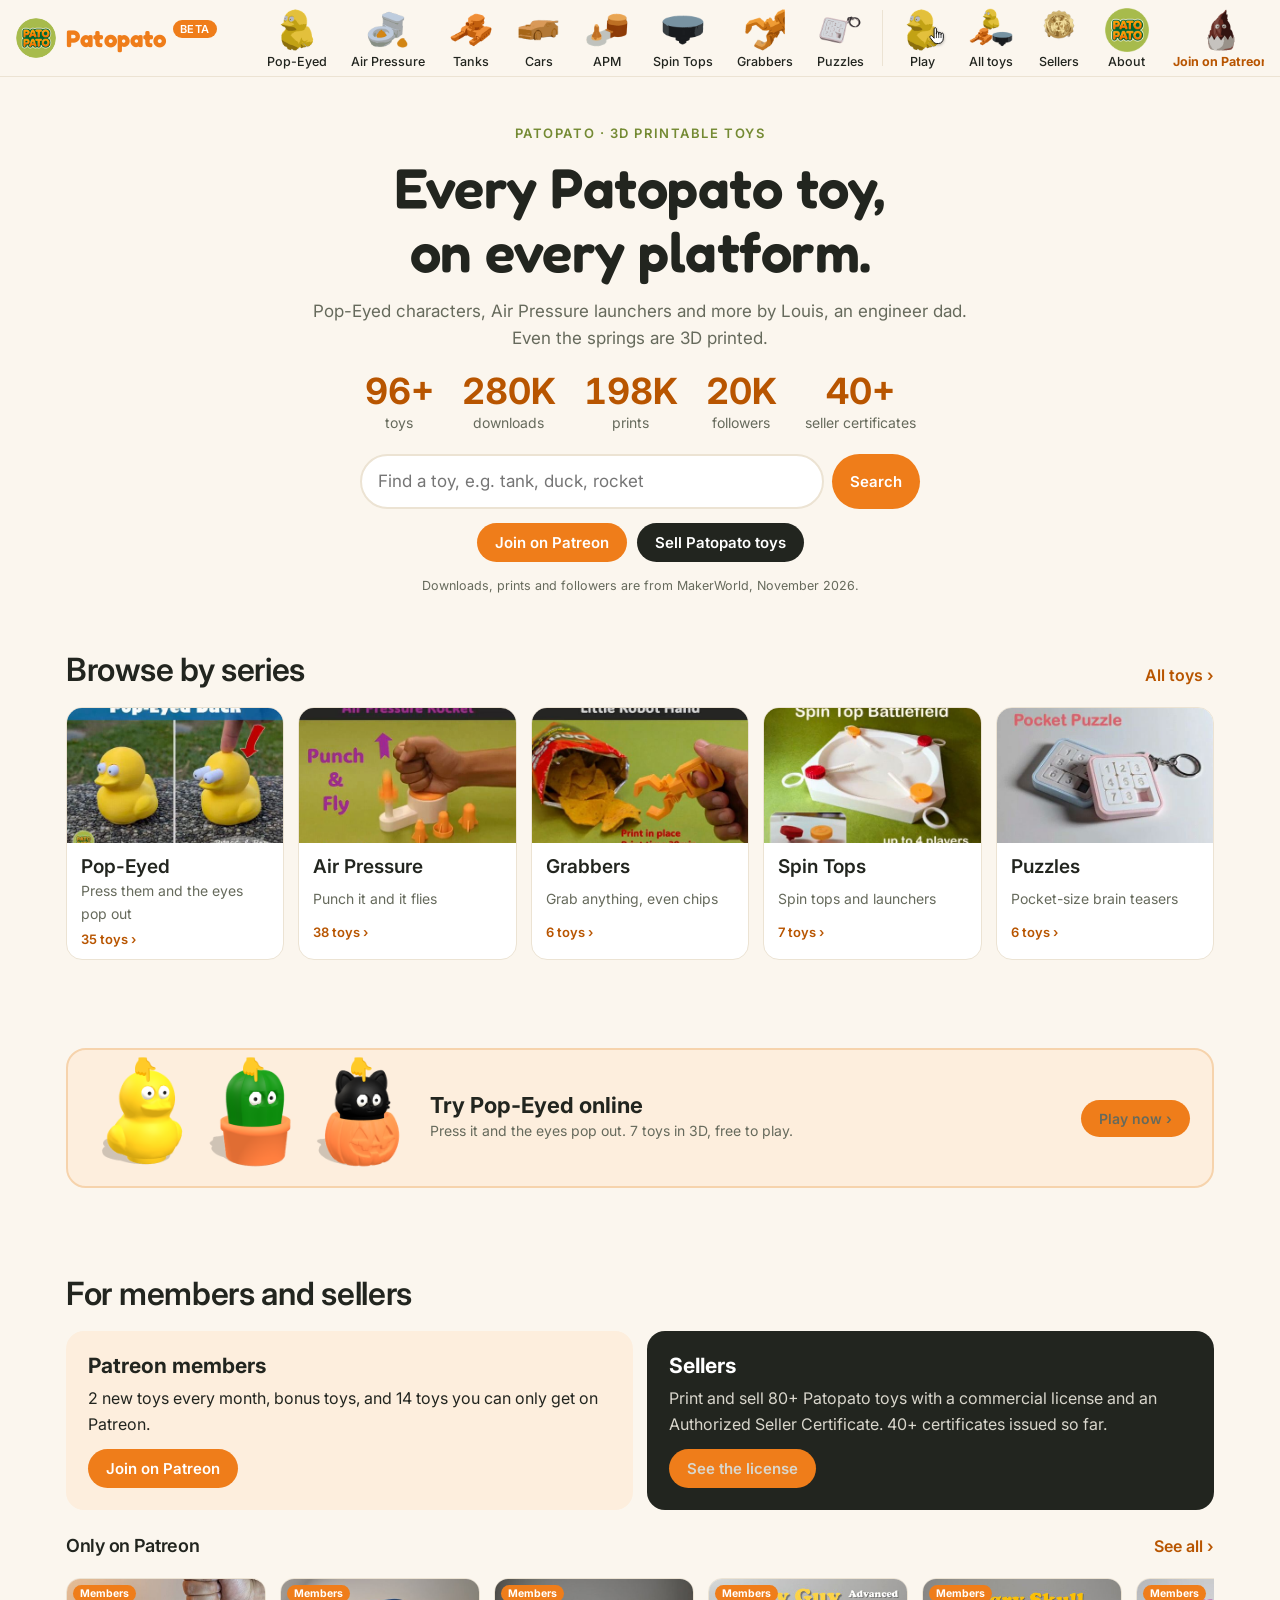
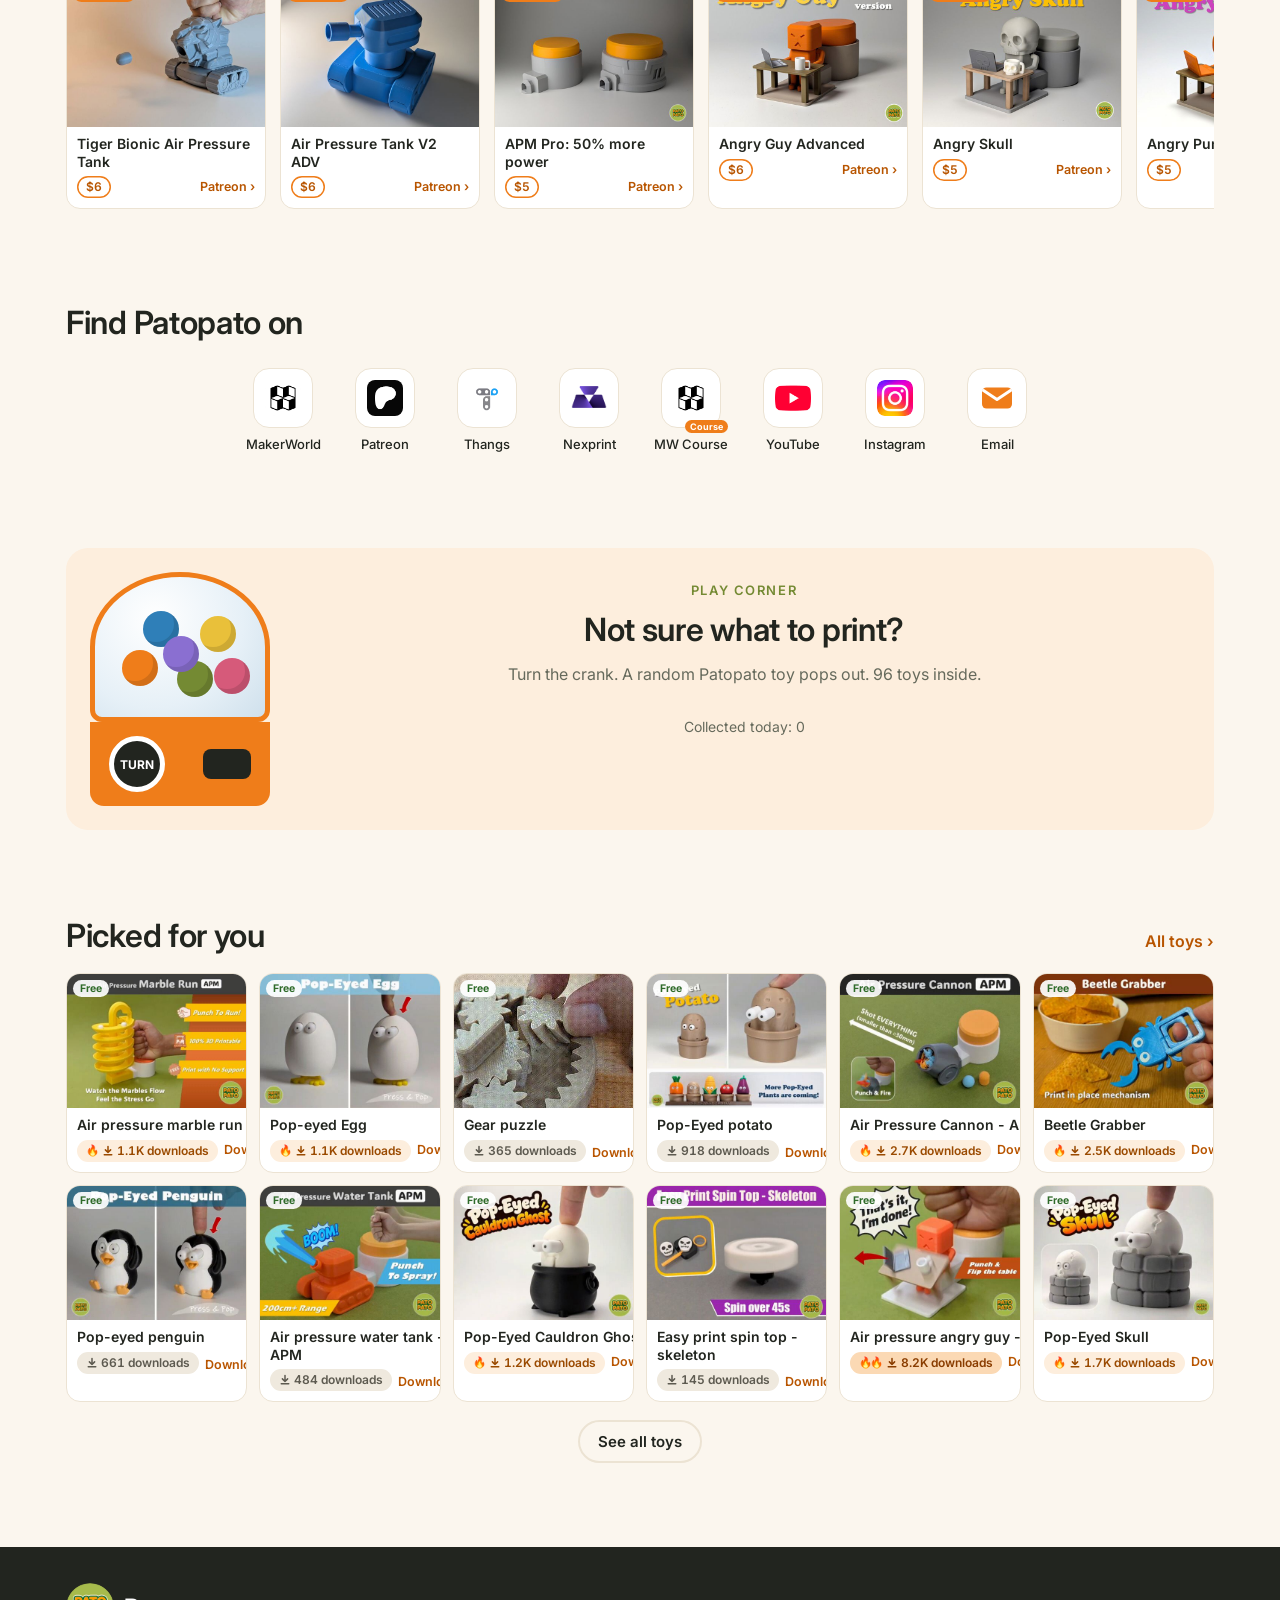
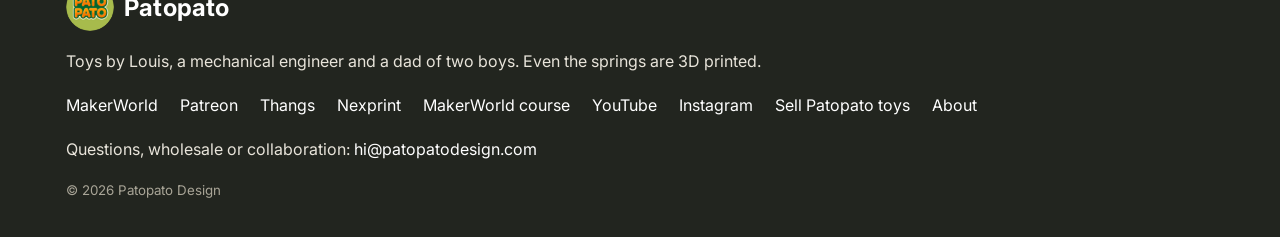
<file: index.html>
<!doctype html>
<html lang="en">
<head>
<meta charset="utf-8">
<meta name="viewport" content="width=device-width, initial-scale=1, viewport-fit=cover">
<title>Patopato | Every toy, every platform</title>
<meta name="description" content="Patopato: 3D printable toys that make you go wow or haha. Pop-Eyed characters and Air Pressure launchers by Louis, an engineer dad. Even the springs are 3D printed.">
<link rel="preconnect" href="https://fonts.googleapis.com"><link rel="preconnect" href="https://fonts.gstatic.com" crossorigin>
<link rel="stylesheet" href="https://fonts.googleapis.com/css2?family=Fredoka:wght@500;600;700&family=Inter:wght@400;500;600;700&display=swap">
<link rel="stylesheet" href="style.css?v=202611271024">
<link rel="icon" type="image/png" href="img/favicon.png">
</head>
<body>
<header class="top" id="top"></header>
<main>
<div class="wrap">
<section class="hero hero-cat">
  <p class="eyebrow">Patopato · 3D printable toys</p>
  <h1>Every Patopato toy, on every platform.</h1>
  <p class="sub">Pop-Eyed characters, Air Pressure launchers and more by Louis, an engineer dad. Even the springs are 3D printed.</p>
  <ul class="stats" aria-label="Patopato in numbers">
    <li><b><span id="stat-toys">100</span>+</b><span>toys</span></li>
    <li><b>280K</b><span>downloads</span></li>
    <li><b>198K</b><span>prints</span></li>
    <li><b>20K</b><span>followers</span></li>
    <li><b>40+</b><span>seller certificates</span></li>
  </ul>
  <form class="bigsearch" action="toys.html" method="get" role="search">
    <input id="home-q" name="q" type="search" placeholder="Find a toy, e.g. tank, duck, rocket" aria-label="Find a toy">
    <button class="btn" type="submit">Search</button>
  </form>
  <div class="hero-btns">
    <a class="btn" href="https://patopato.s.gy/web-patreon" target="_blank" rel="noopener">Join on Patreon</a>
    <a class="btn dark" href="sellers.html">Sell Patopato toys</a>
  </div>
  <p class="muted stat-note">Downloads, prints and followers are from MakerWorld, November 2026.</p>
</section>

<section class="section">
  <div class="section-head"><h2>Browse by series</h2><a class="more" href="toys.html">All toys ›</a></div>
  <div class="tiles" id="series"></div>
</section>
<section class="section" id="play-banner"></section>

<section class="section">
  <h2>For members and sellers</h2>
  <div class="pay">
    <a class="card-cta cta-patreon" href="https://patopato.s.gy/web-patreon" target="_blank" rel="noopener"><b>Patreon members</b><span>2 new toys every month, bonus toys, and <span id="pat-count">14</span> toys you can only get on Patreon.</span><span class="btn">Join on Patreon</span></a>
    <a class="card-cta cta-seller" href="sellers.html"><b>Sellers</b><span>Print and sell 80+ Patopato toys with a commercial license and an Authorized Seller Certificate. 40+ certificates issued so far.</span><span class="btn">See the license</span></a>
  </div>
  <div class="section-head" style="margin-top:6px"><h3>Only on Patreon</h3><a class="more" href="toys.html#patreon">See all ›</a></div>
  <div class="row" id="patreon-row"></div>
</section>

<section class="section">
  <h2>Find Patopato on</h2>
  <div class="pfrow">
    <a href="https://patopato.s.gy/web-mw" target="_blank" rel="noopener"><span class="pfi"><img src="img/pf/makerworld.com.png" alt=""></span><b>MakerWorld</b></a>
    <a href="https://patopato.s.gy/web-patreon" target="_blank" rel="noopener"><span class="pfi"><img src="img/pf/patreon.com.png" alt=""></span><b>Patreon</b></a>
    <a href="https://patopato.s.gy/web-thangs" target="_blank" rel="noopener"><span class="pfi"><img src="img/pf/thangs.com.png" alt=""></span><b>Thangs</b></a>
    <a href="https://patopato.s.gy/web-nexprint" target="_blank" rel="noopener"><span class="pfi"><img src="img/pf/nexprint.com.png" alt=""></span><b>Nexprint</b></a>
    <a href="https://patopato.s.gy/web-course" target="_blank" rel="noopener"><span class="pfi"><img src="img/pf/makerworld.com.png" alt=""><i>Course</i></span><b>MW Course</b></a>
    <a href="https://patopato.s.gy/web-yt" target="_blank" rel="noopener"><span class="pfi"><img src="img/pf/youtube.com.png" alt=""></span><b>YouTube</b></a>
    <a href="https://patopato.s.gy/web-ig" target="_blank" rel="noopener"><span class="pfi"><img src="img/pf/instagram.com.png" alt=""></span><b>Instagram</b></a>
    <a href="mailto:hi@patopatodesign.com"><span class="pfi"><svg viewBox="0 0 24 24" aria-hidden="true"><rect x="2" y="5" width="20" height="14" rx="3" fill="#ef7d1a"/><path d="M3 7l9 6 9-6" fill="none" stroke="#fff" stroke-width="2" stroke-linecap="round" stroke-linejoin="round"/></svg></span><b>Email</b></a>
  </div>
</section>

<section class="section">
  <div class="capsule">
    <div class="machine">
      <div class="globe" id="globe"><i style="background:#ef7d1a;left:16%;top:52%"></i><i style="background:#748a33;left:48%;top:60%"></i><i style="background:#2f7fb8;left:28%;top:24%"></i><i style="background:#e9c03a;left:62%;top:28%"></i><i style="background:#d65a7a;left:70%;top:58%"></i><i style="background:#8a6fd1;left:40%;top:42%"></i></div>
      <div class="mbody"><button type="button" class="crank" id="crank" aria-label="Turn the crank for a random toy">TURN</button><div class="slot"></div></div>
    </div>
    <div class="prize-area">
      <p class="eyebrow">Play corner</p>
      <h2>Not sure what to print?</h2>
      <p class="muted">Turn the crank. A random Patopato toy pops out. <span id="total">100</span> toys inside.</p>
      <div id="prize"></div>
      <p class="muted" style="font-size:14px">Collected today: <span id="count">0</span></p>
      <div class="collected" id="collected"></div>
    </div>
  </div>
</section>

<section class="section">
  <div class="section-head"><h2>Picked for you</h2><a class="more" href="toys.html">All toys ›</a></div>
  <div class="grid" id="feed"></div>
  <div style="text-align:center"><a class="btn ghost" href="toys.html">See all toys</a></div>
</section>
</div>
</main>
<footer class="foot" id="foot"></footer>
<script src="data.js?v=202611271024"></script>
<script src="shortlinks.js?v=202611271024"></script>
<script src="app.js?v=202611271024"></script>
<!-- Cloudflare Web Analytics --><script defer src='https://static.cloudflareinsights.com/beacon.min.js' data-cf-beacon='{"token": "0ba4db92a0984b5fac8c09dc2158ef49"}'></script><!-- End Cloudflare Web Analytics -->
</body>
</html>
</file>
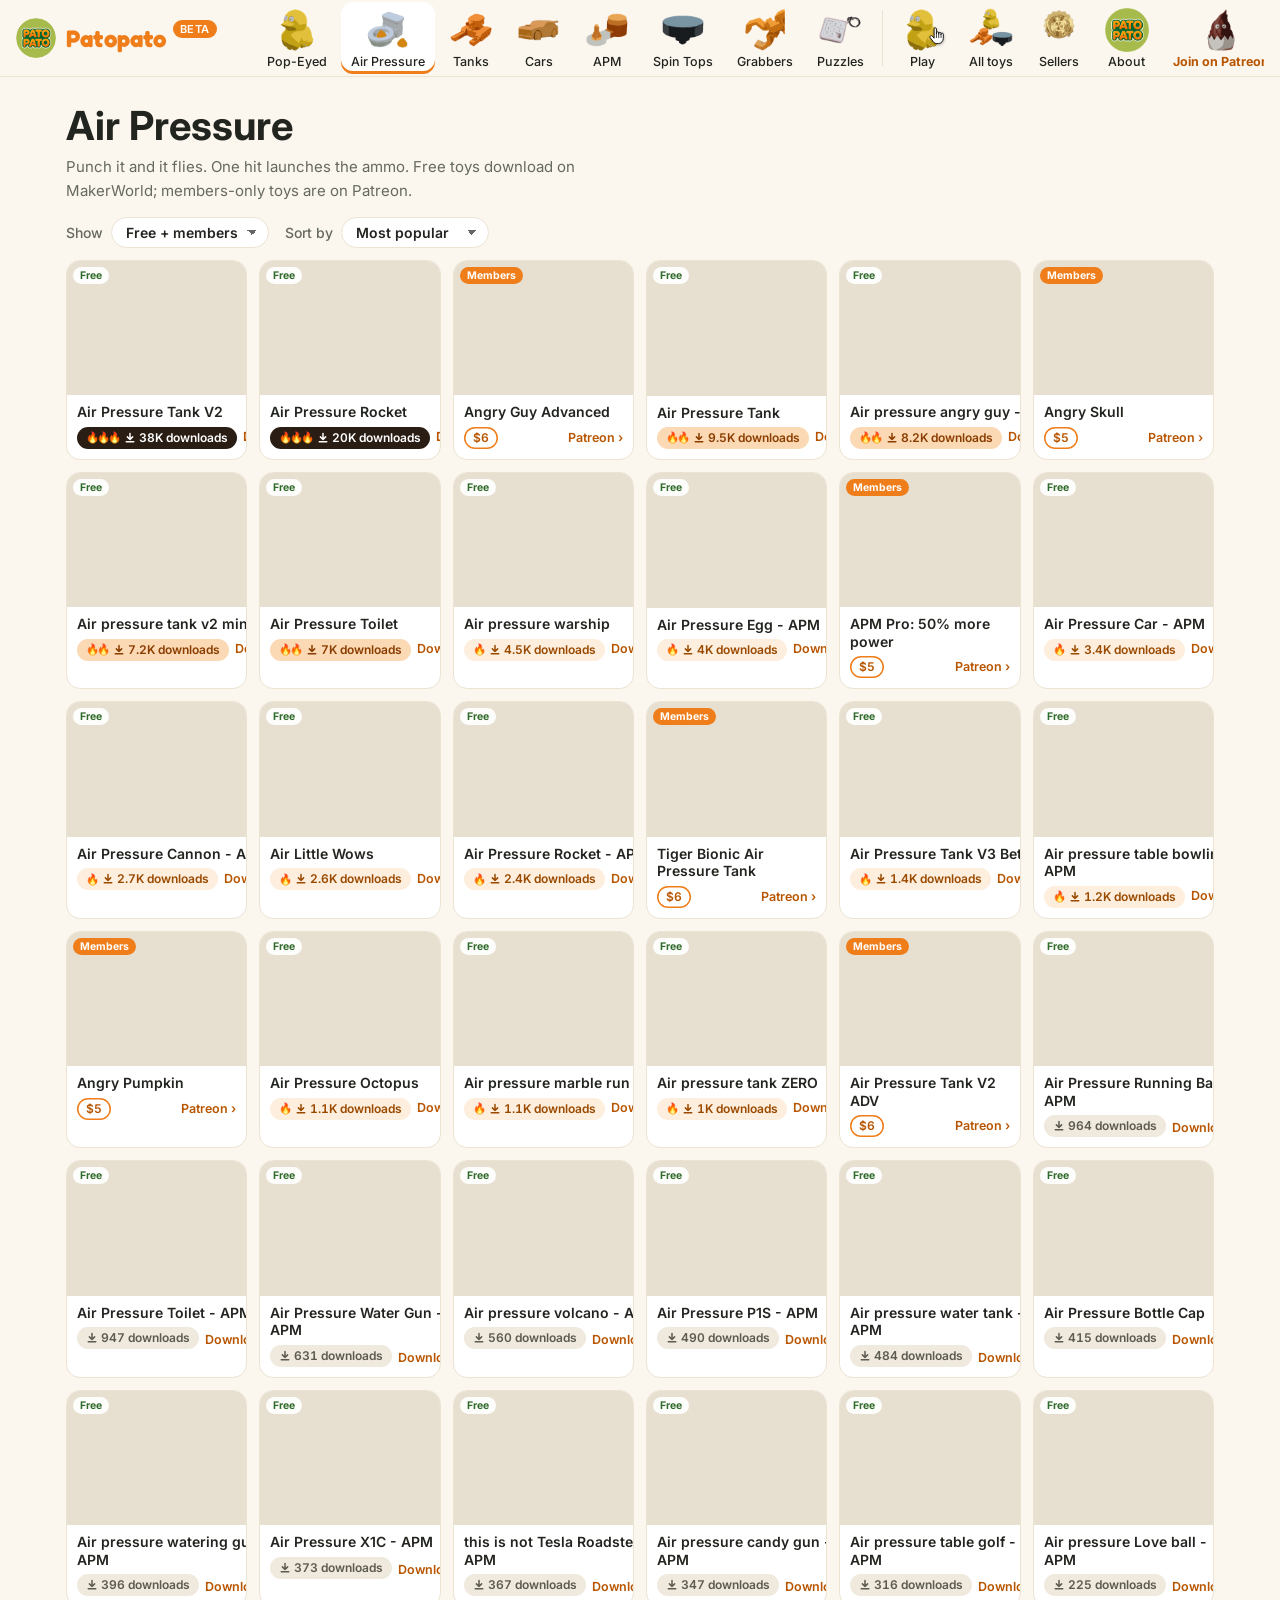
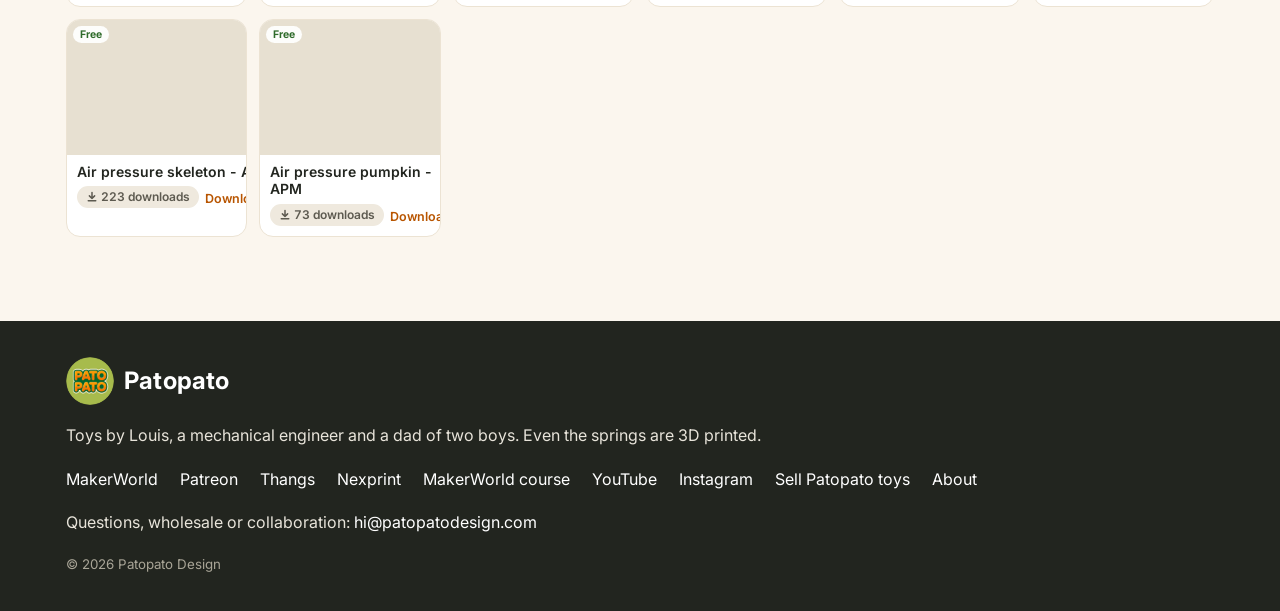
<file: air-pressure/index.html>
<!doctype html><html lang="en"><head><meta charset="utf-8"><meta name="robots" content="noindex"><title>Air Pressure | Patopato</title>
<script>location.replace('../toys.html' + location.search + '#air');</script>
<meta http-equiv="refresh" content="0; url=../toys.html#air"></head><body><a href="../toys.html#air">All Patopato Air Pressure toys</a></body></html>
</file>
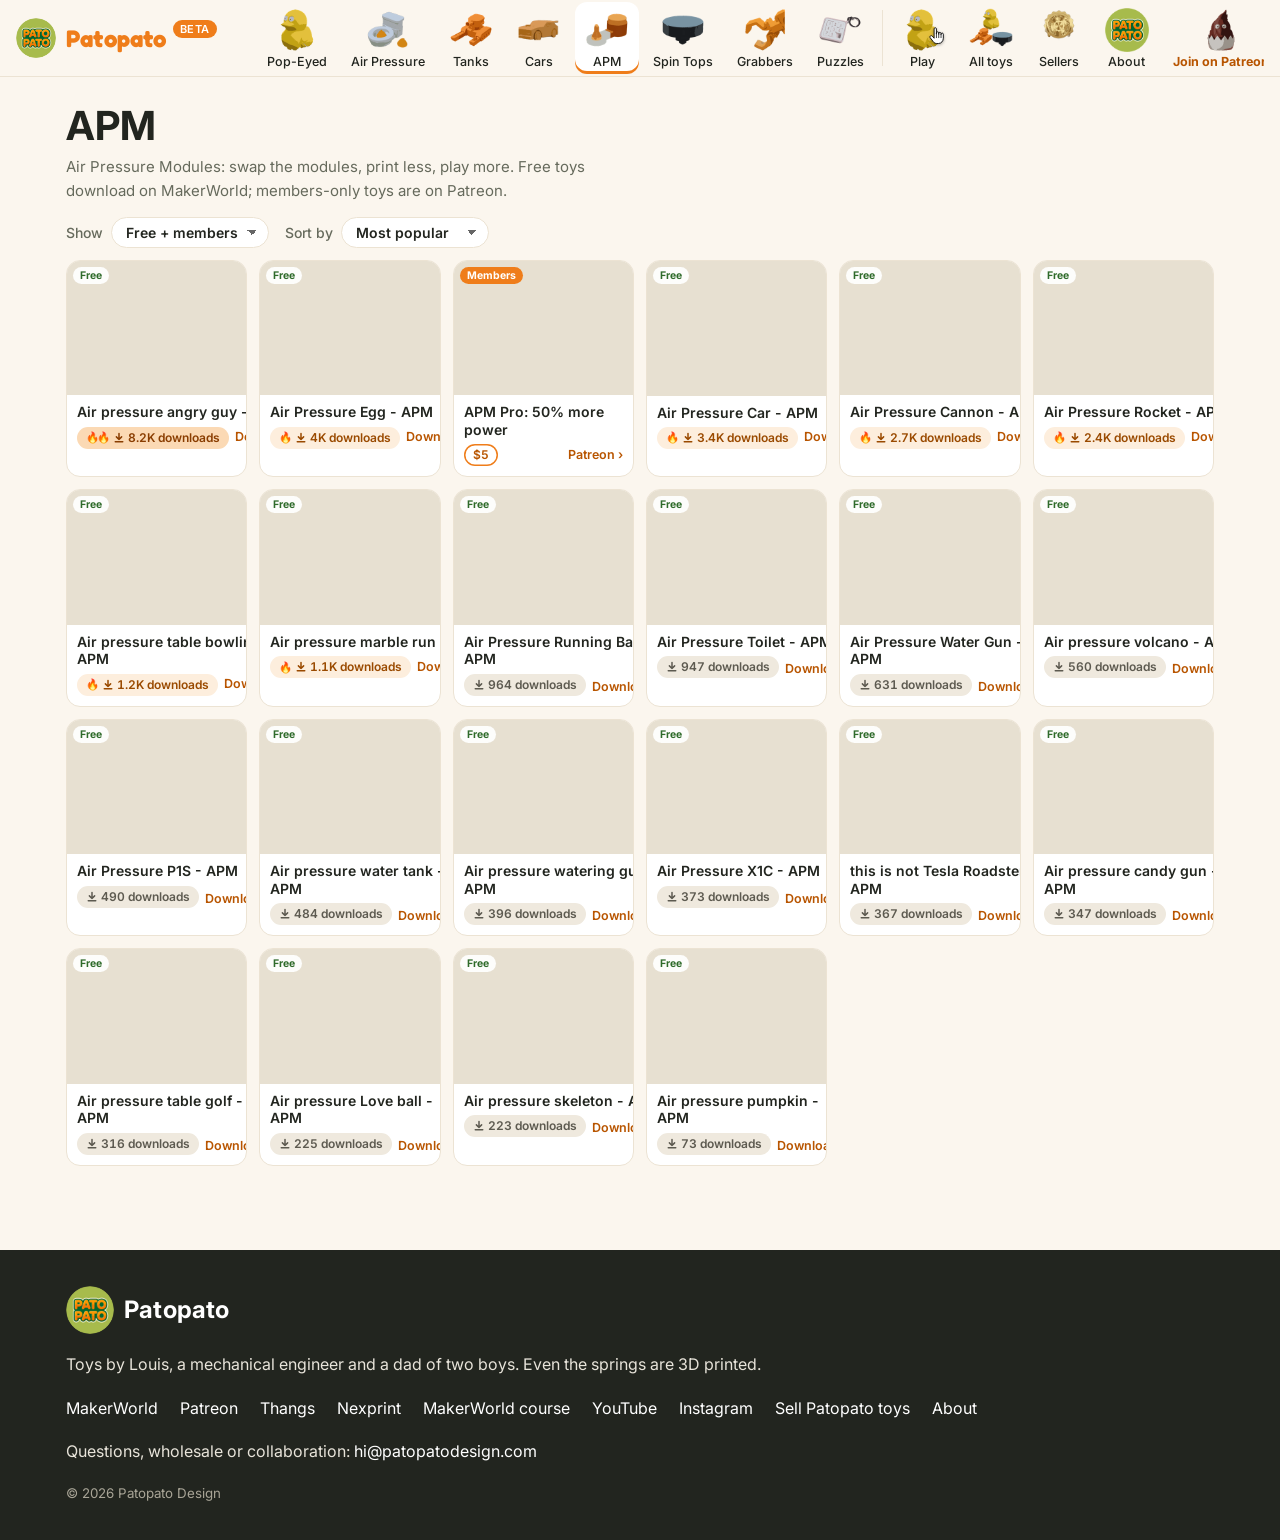
<file: apm/index.html>
<!doctype html><html lang="en"><head><meta charset="utf-8"><meta name="robots" content="noindex"><title>APM | Patopato</title>
<script>location.replace('../toys.html' + location.search + '#apm');</script>
<meta http-equiv="refresh" content="0; url=../toys.html#apm"></head><body><a href="../toys.html#apm">All Patopato APM toys</a></body></html>
</file>
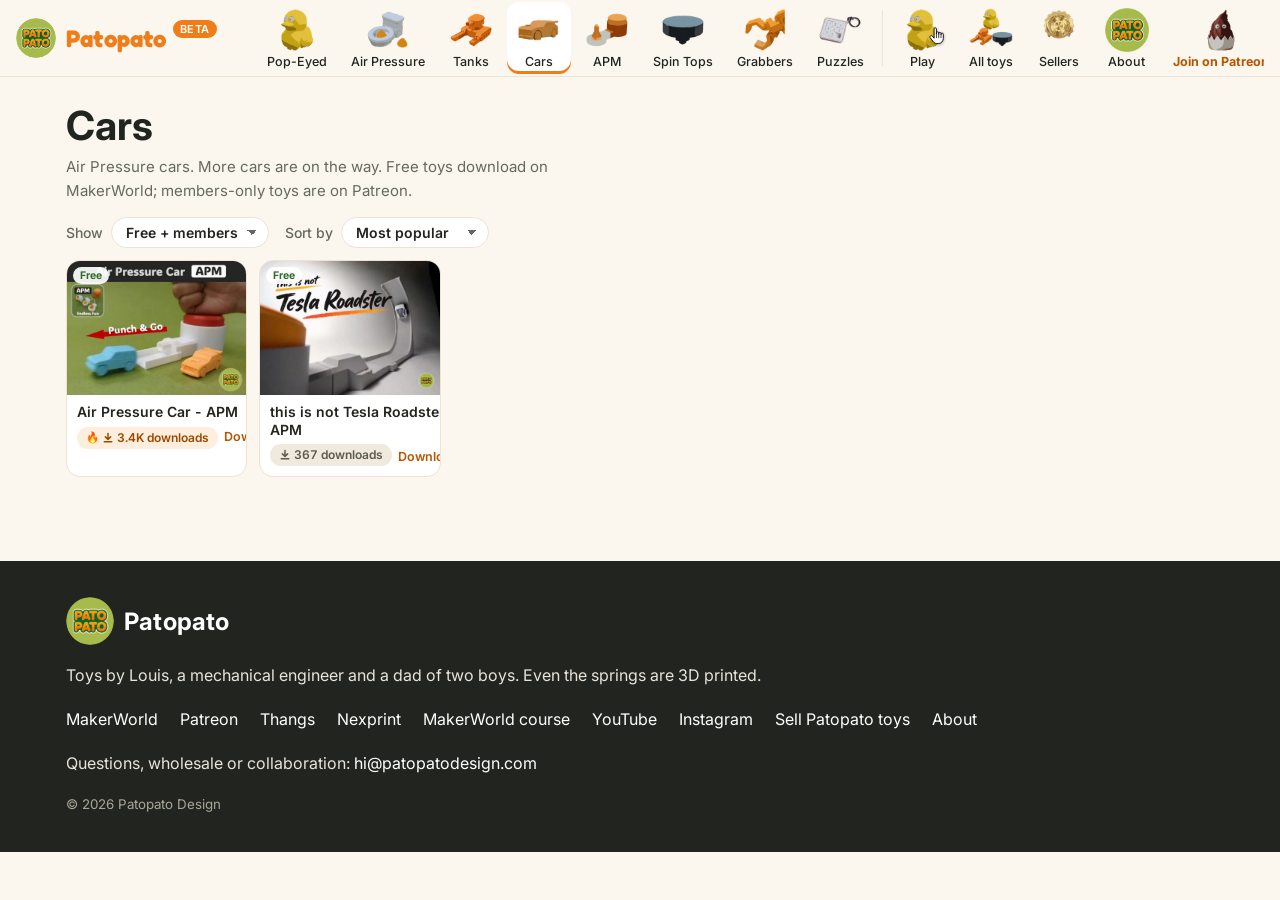
<file: cars/index.html>
<!doctype html><html lang="en"><head><meta charset="utf-8"><meta name="robots" content="noindex"><title>Cars | Patopato</title>
<script>location.replace('../toys.html' + location.search + '#cars');</script>
<meta http-equiv="refresh" content="0; url=../toys.html#cars"></head><body><a href="../toys.html#cars">All Patopato Cars</a></body></html>
</file>
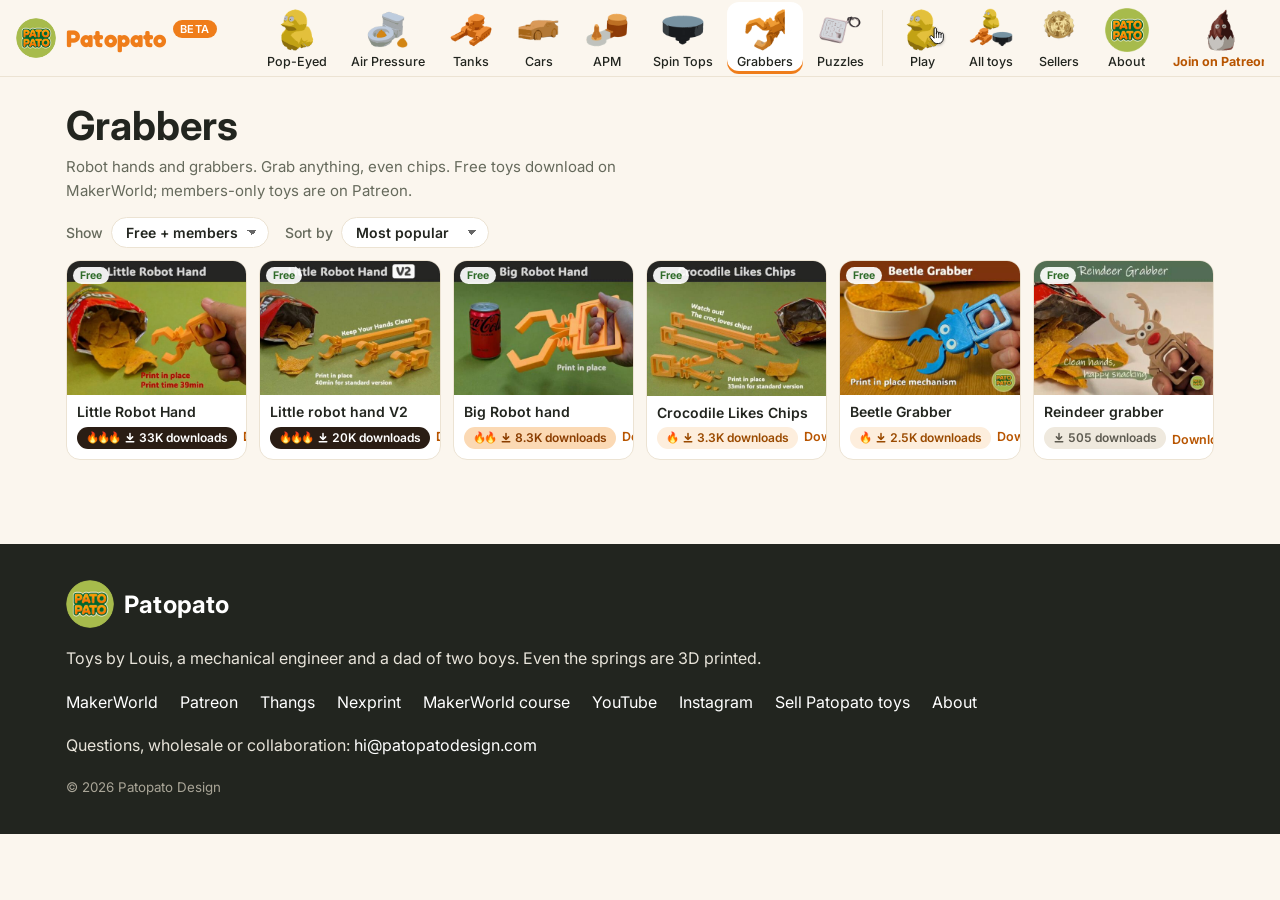
<file: grabbers/index.html>
<!doctype html><html lang="en"><head><meta charset="utf-8"><meta name="robots" content="noindex"><title>Grabbers | Patopato</title>
<script>location.replace('../toys.html' + location.search + '#hands');</script>
<meta http-equiv="refresh" content="0; url=../toys.html#hands"></head><body><a href="../toys.html#hands">All Patopato Grabbers toys</a></body></html>
</file>
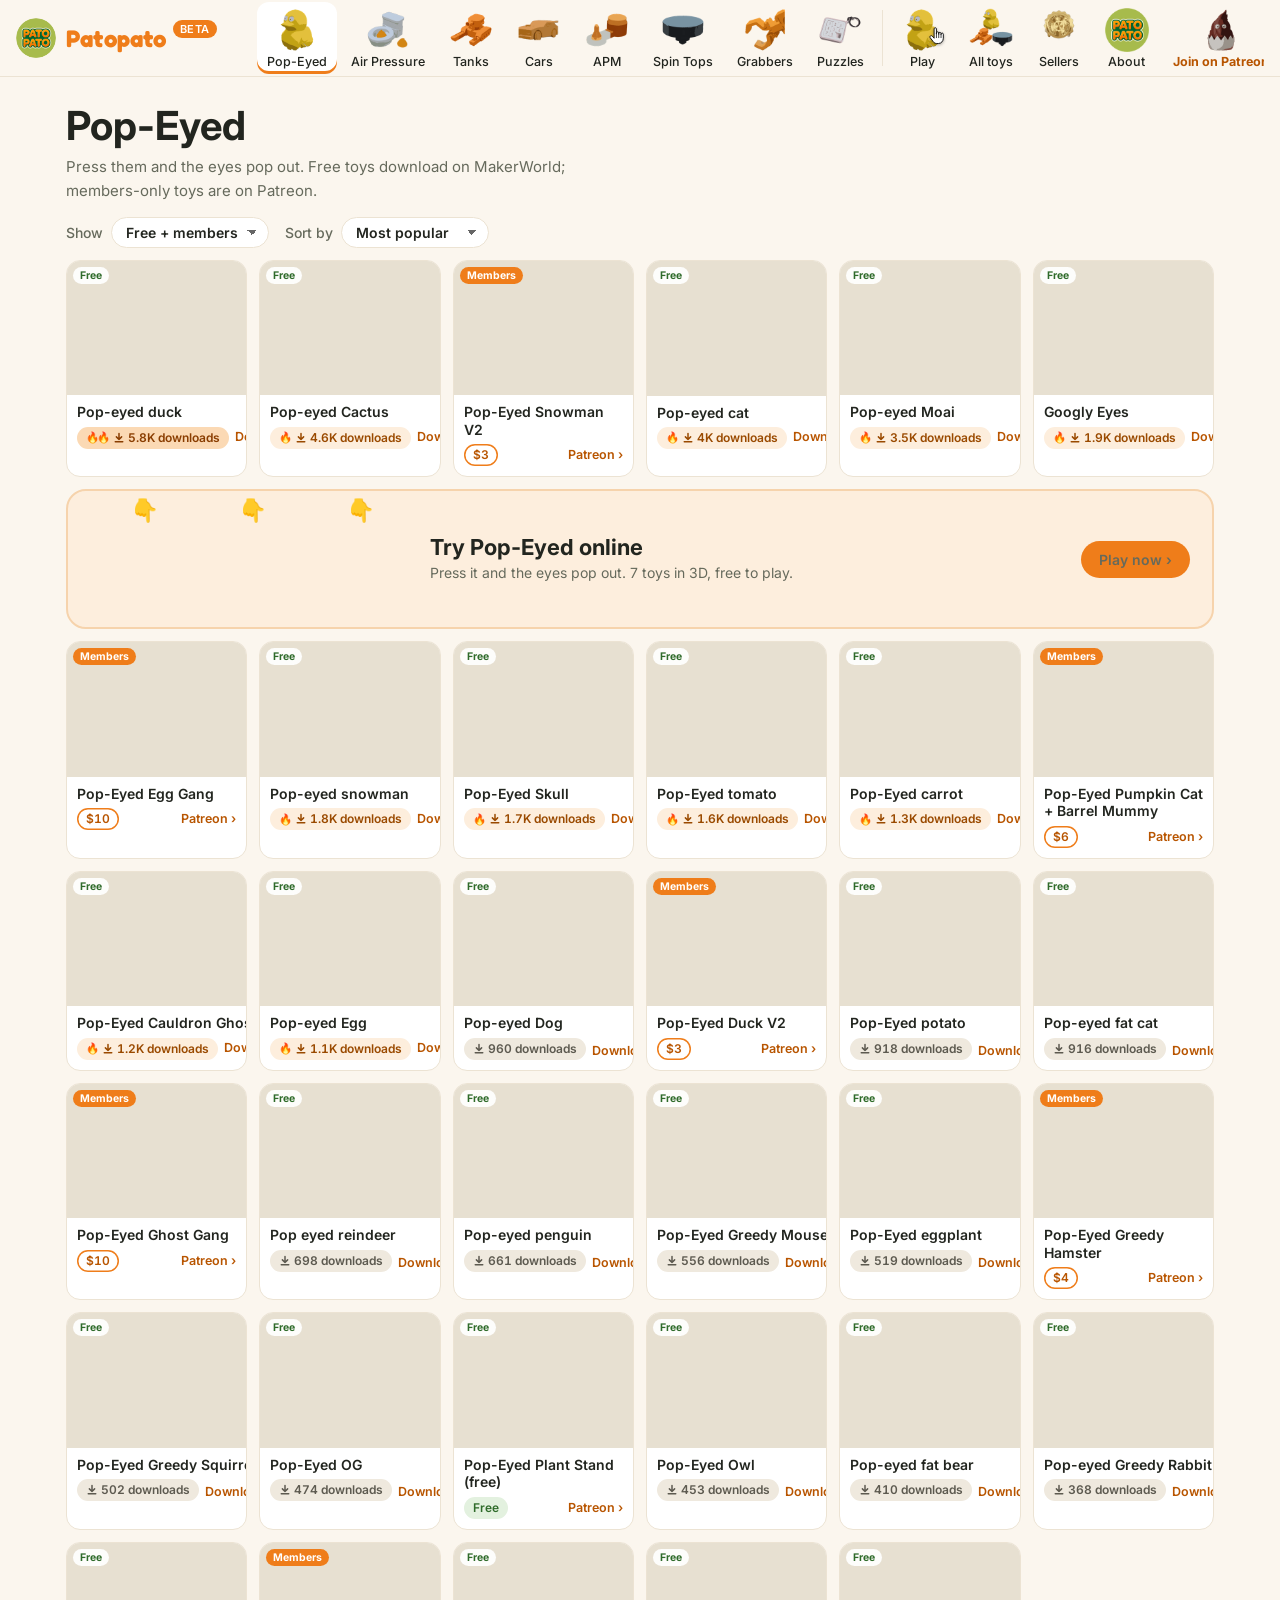
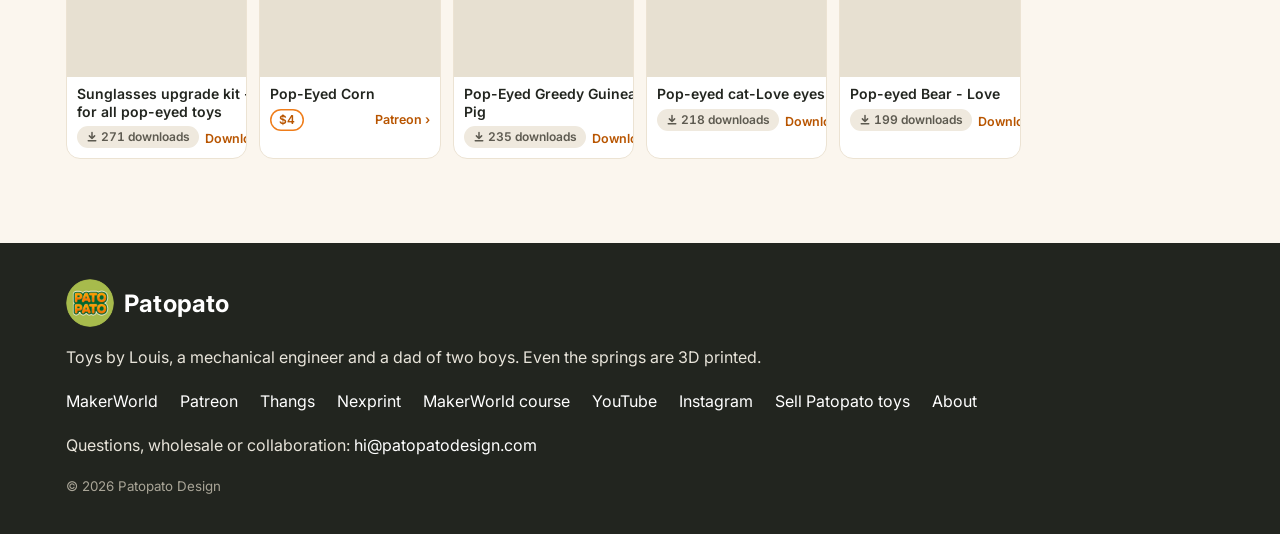
<file: pop-eyed/index.html>
<!doctype html><html lang="en"><head><meta charset="utf-8"><meta name="robots" content="noindex"><title>Pop-Eyed | Patopato</title>
<script>location.replace('../toys.html' + location.search + '#pop');</script>
<meta http-equiv="refresh" content="0; url=../toys.html#pop"></head><body><a href="../toys.html#pop">All Patopato Pop-Eyed toys</a></body></html>
</file>
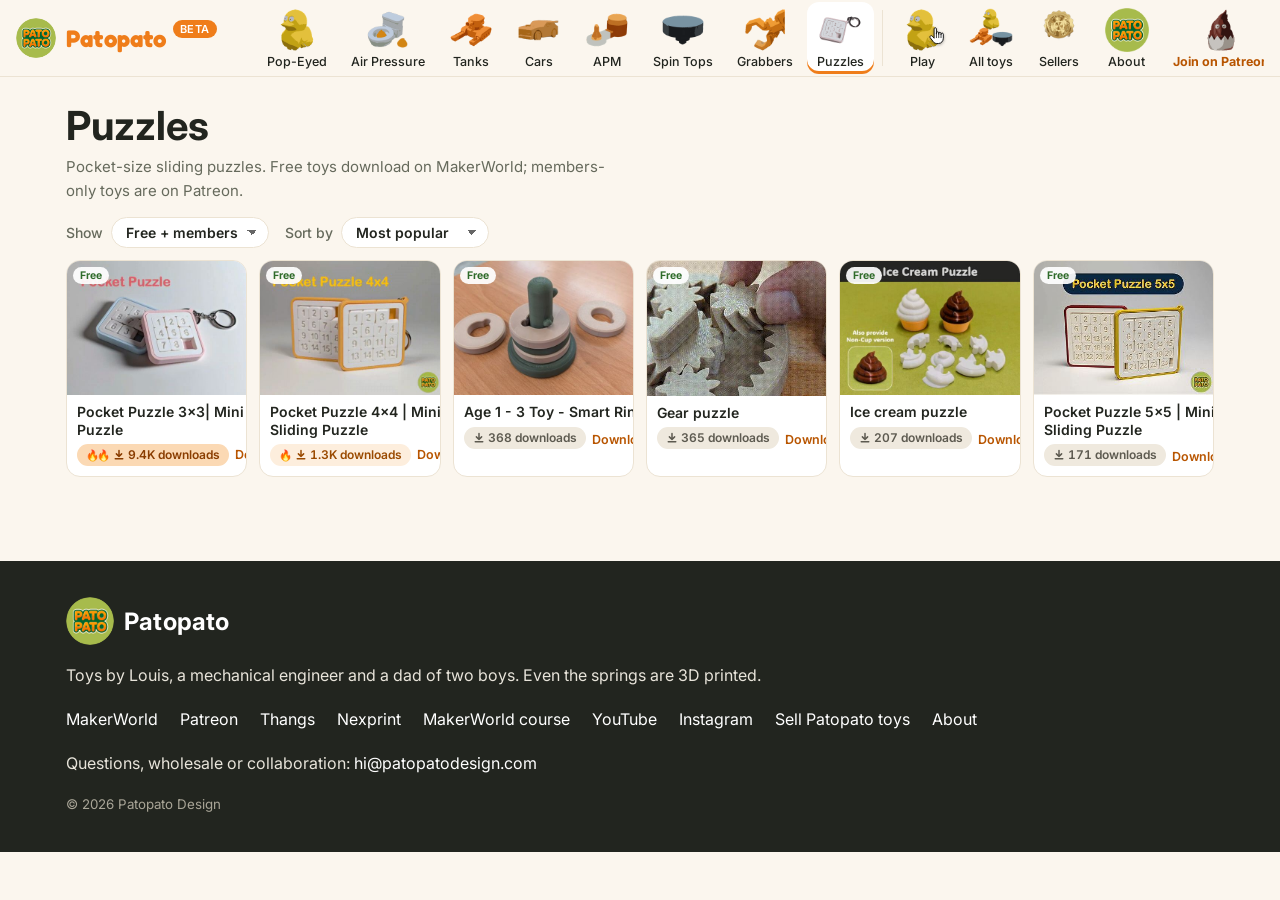
<file: puzzles/index.html>
<!doctype html><html lang="en"><head><meta charset="utf-8"><meta name="robots" content="noindex"><title>Puzzles | Patopato</title>
<script>location.replace('../toys.html' + location.search + '#puzzle');</script>
<meta http-equiv="refresh" content="0; url=../toys.html#puzzle"></head><body><a href="../toys.html#puzzle">All Patopato Puzzles toys</a></body></html>
</file>
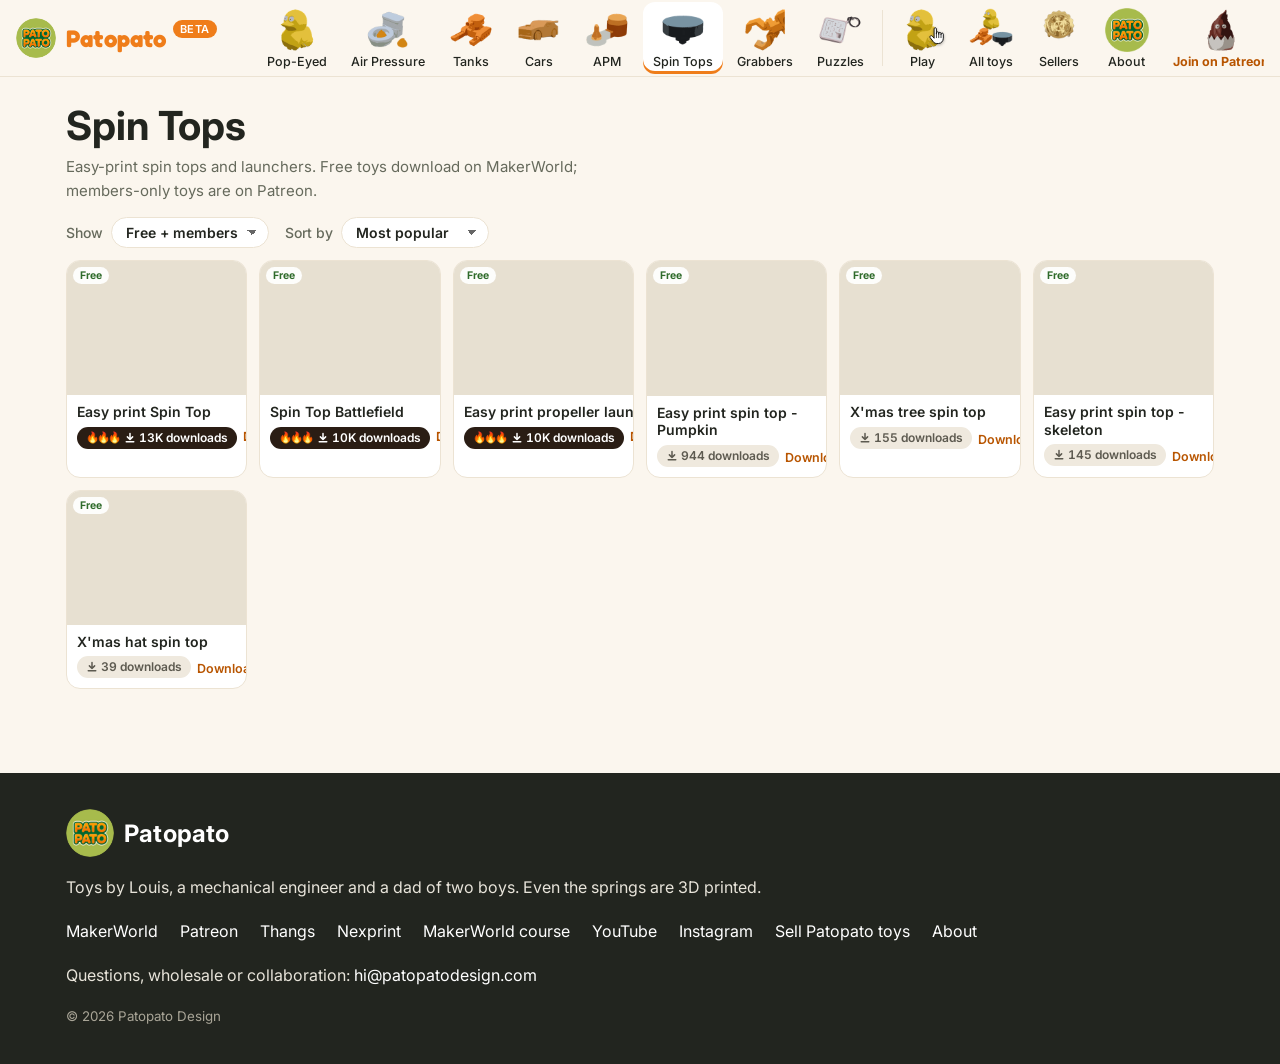
<file: spin-tops/index.html>
<!doctype html><html lang="en"><head><meta charset="utf-8"><meta name="robots" content="noindex"><title>Spin Tops | Patopato</title>
<script>location.replace('../toys.html' + location.search + '#spin');</script>
<meta http-equiv="refresh" content="0; url=../toys.html#spin"></head><body><a href="../toys.html#spin">All Patopato Spin Tops toys</a></body></html>
</file>
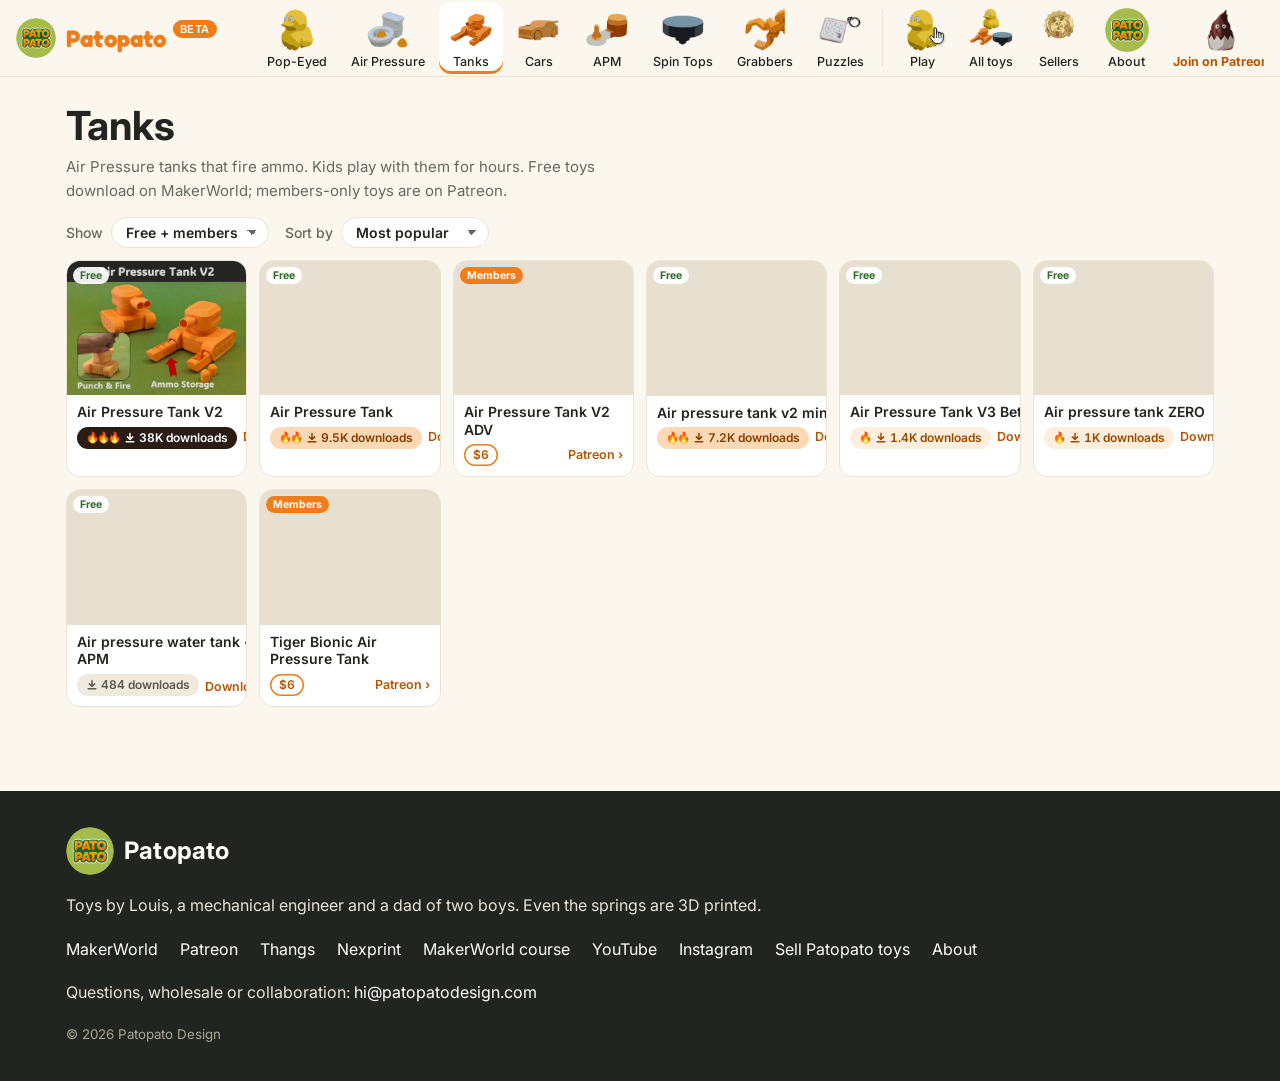
<file: tanks/index.html>
<!doctype html><html lang="en"><head><meta charset="utf-8"><meta name="robots" content="noindex"><title>Tanks | Patopato</title>
<script>location.replace('../toys.html' + location.search + '#tanks');</script>
<meta http-equiv="refresh" content="0; url=../toys.html#tanks"></head><body><a href="../toys.html#tanks">All Patopato Tanks</a></body></html>
</file>
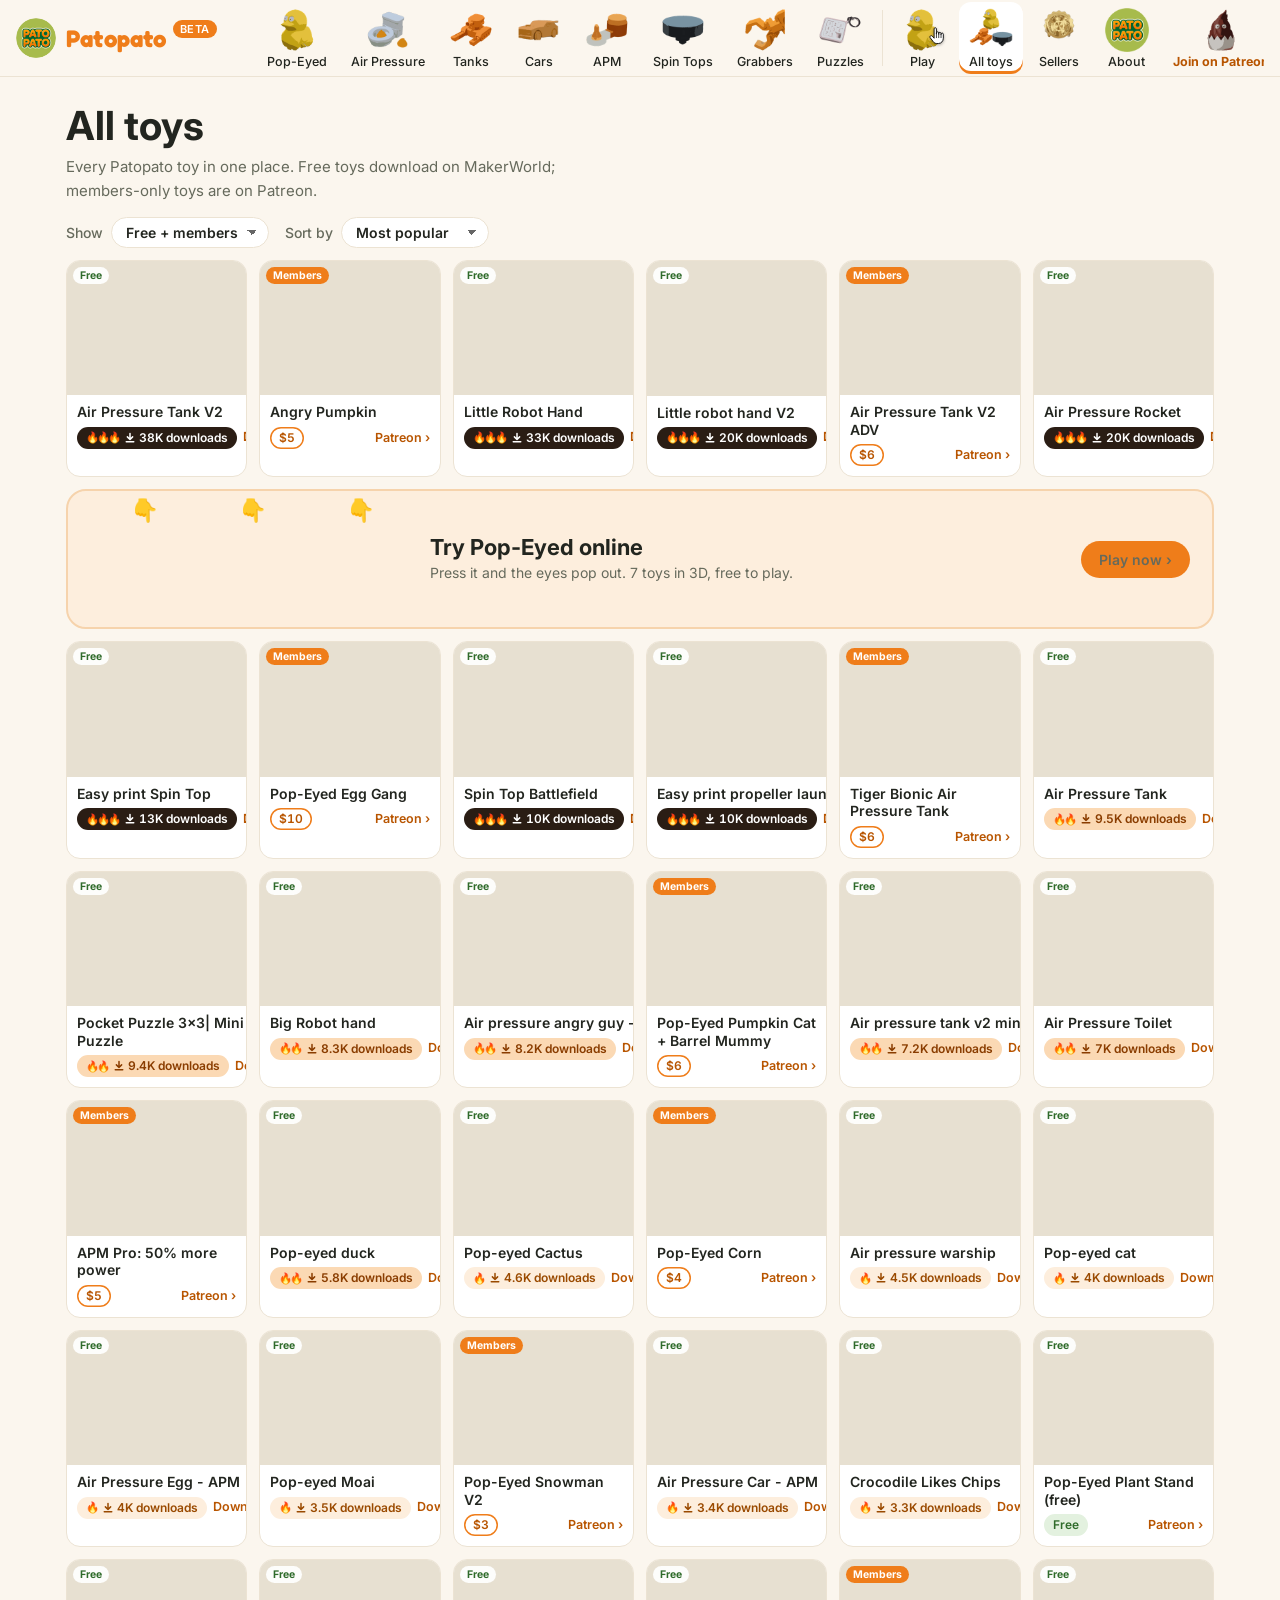
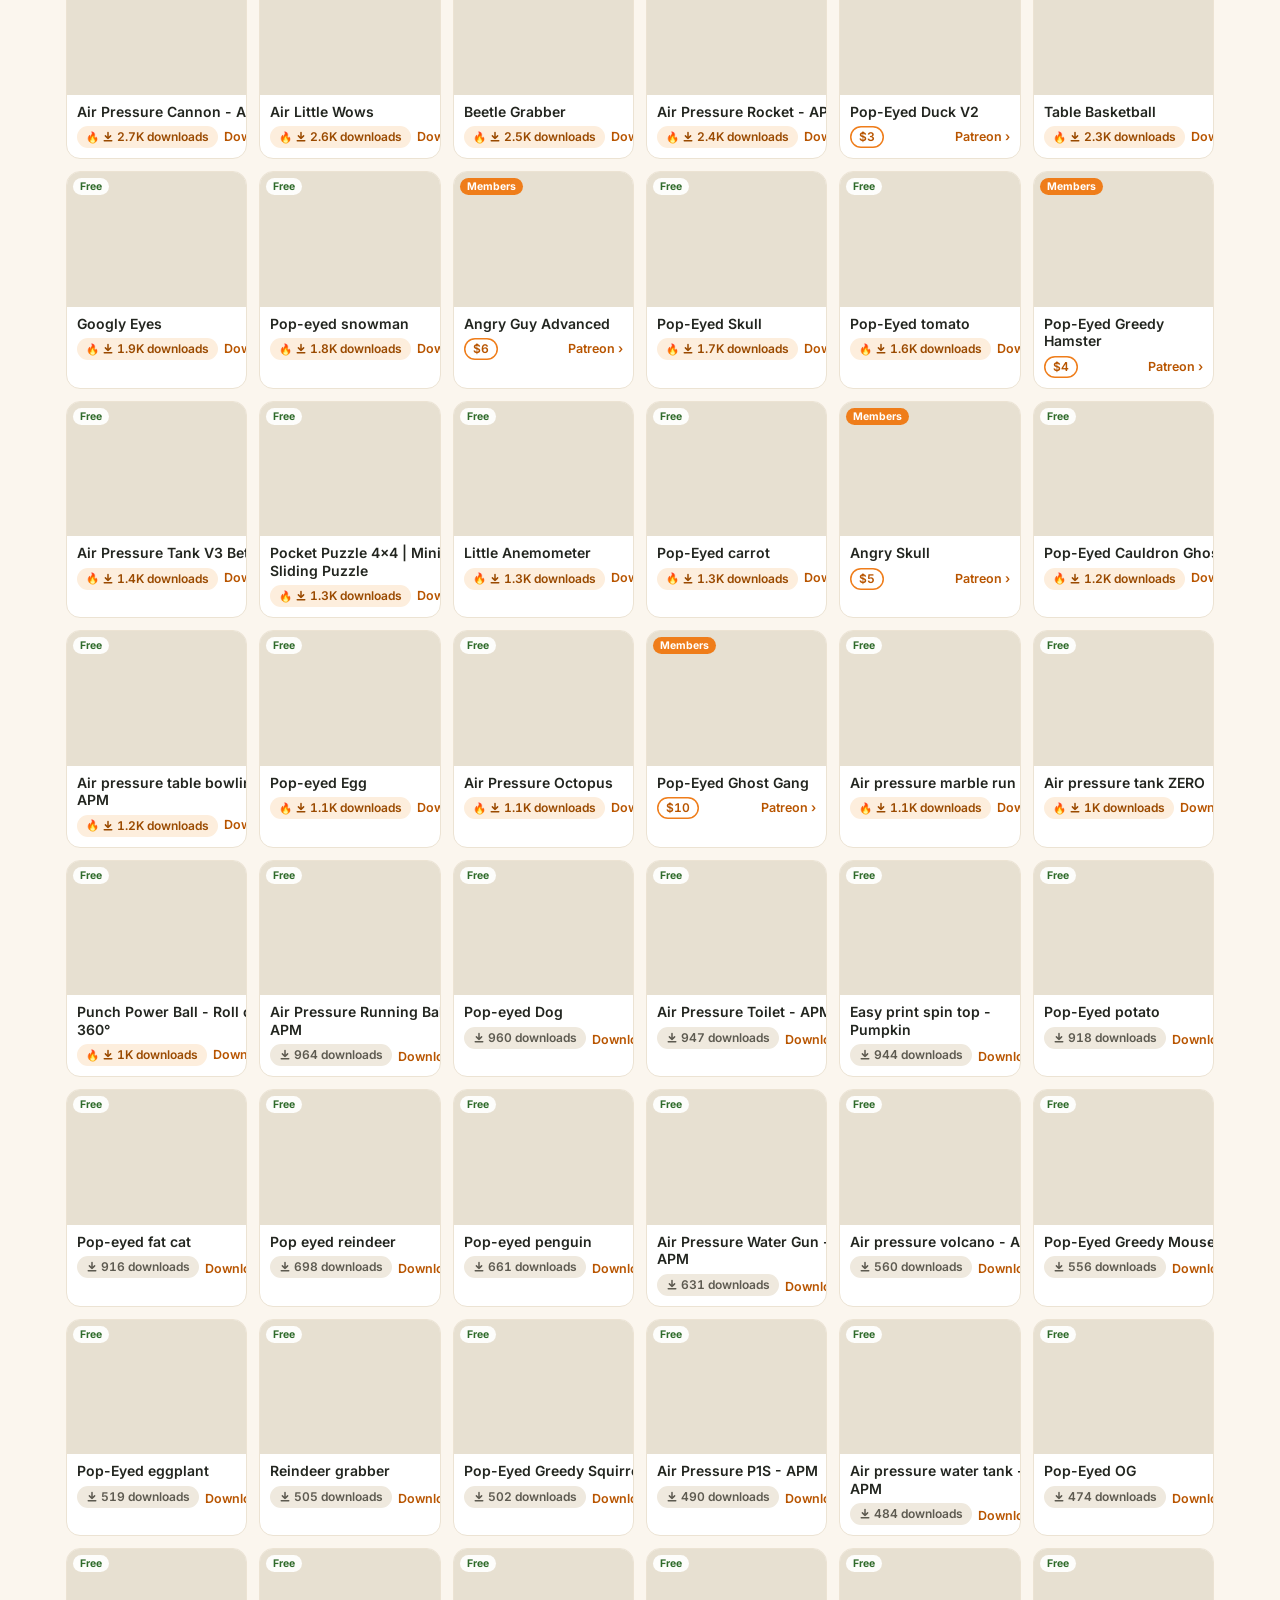
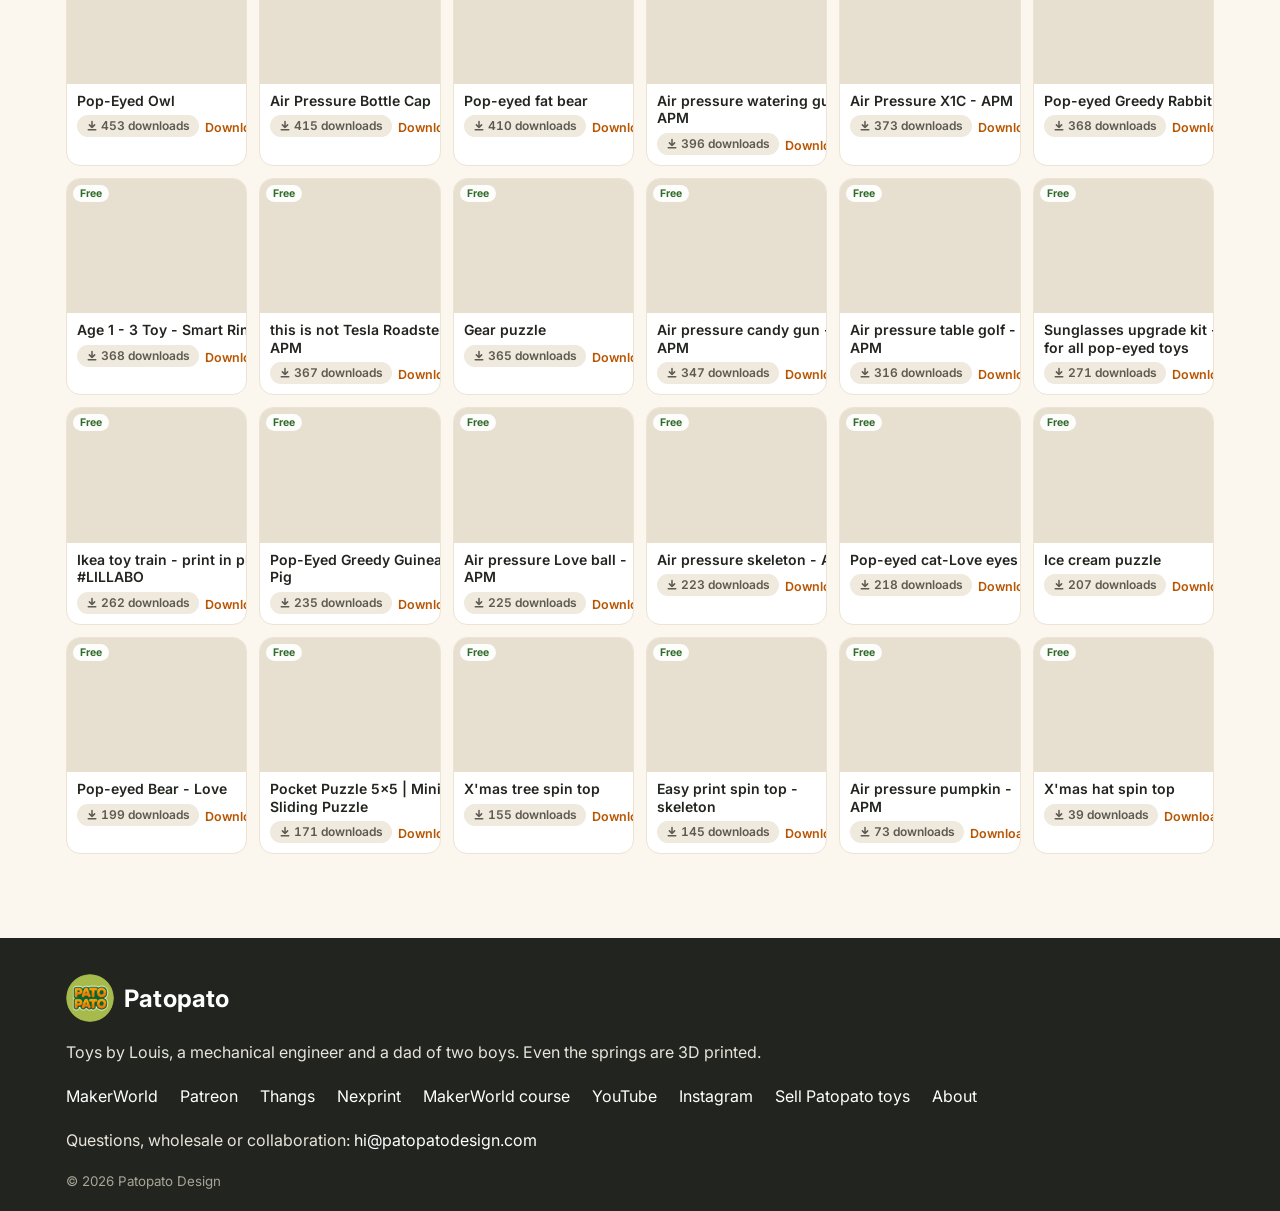
<file: toys/index.html>
<!doctype html><html lang="en"><head><meta charset="utf-8"><meta name="robots" content="noindex"><title>All Patopato toys</title>
<script>location.replace('../toys.html' + location.search + location.hash);</script>
<meta http-equiv="refresh" content="0; url=../toys.html"></head><body><a href="../toys.html">All Patopato toys</a></body></html>
</file>
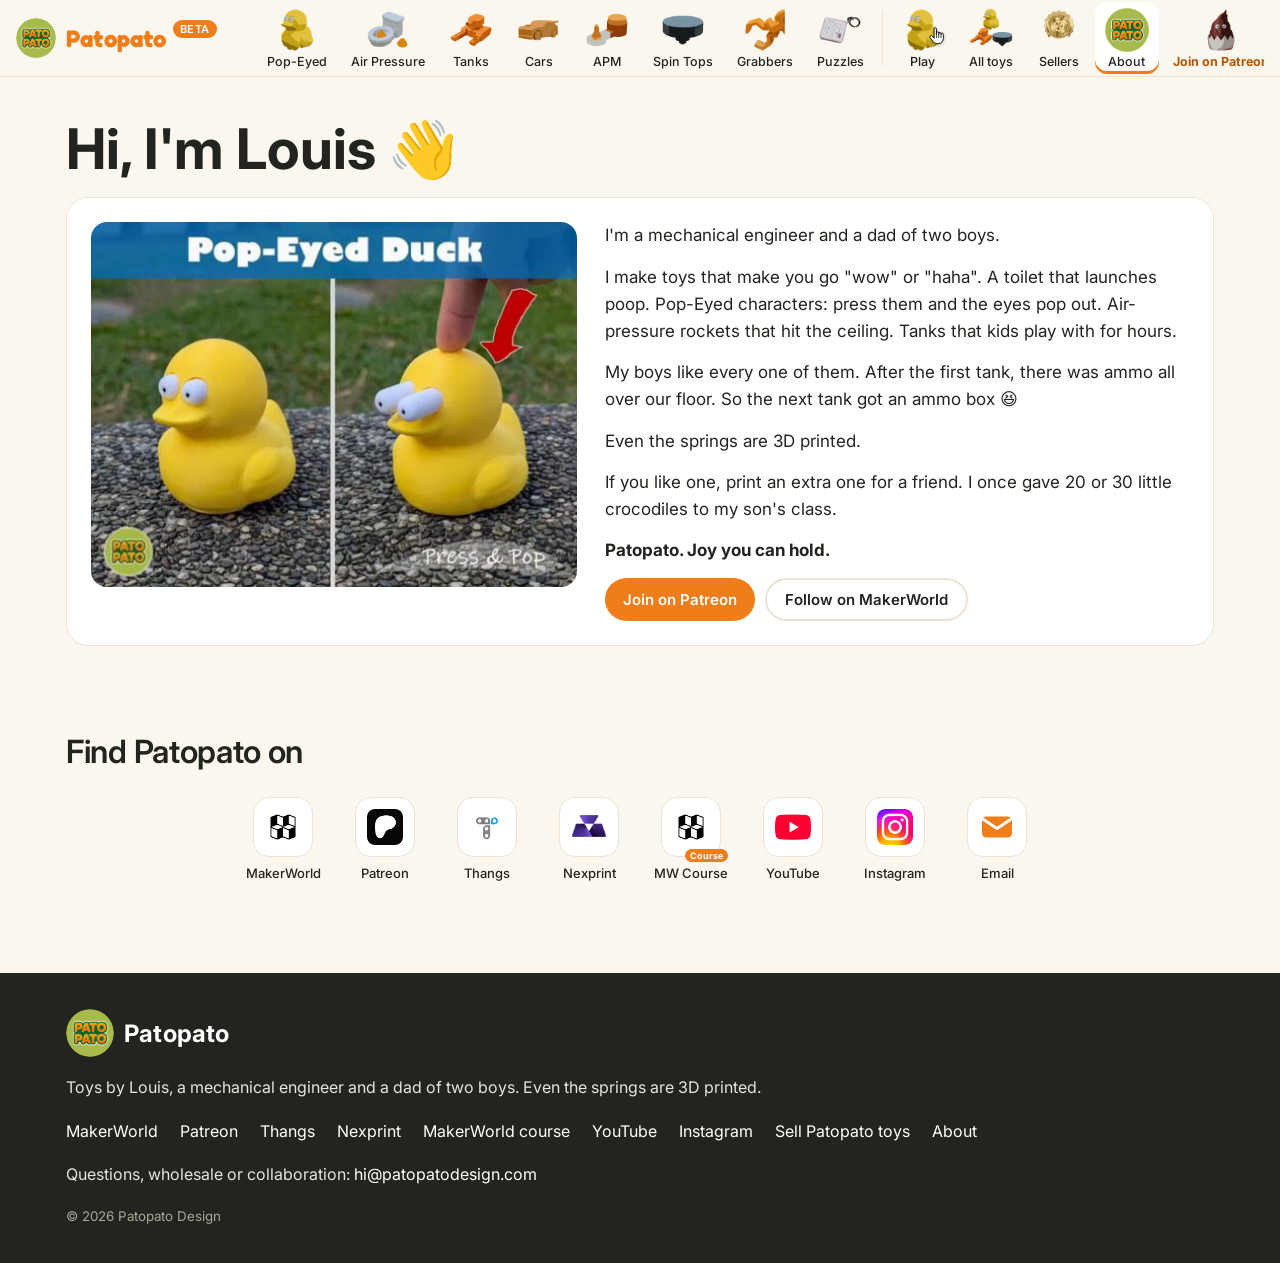
<file: about.html>
<!doctype html>
<html lang="en">
<head>
<meta charset="utf-8">
<meta name="viewport" content="width=device-width, initial-scale=1, viewport-fit=cover">
<title>About | Patopato</title>
<meta name="description" content="Patopato: 3D printable toys that make you go wow or haha. Pop-Eyed characters and Air Pressure launchers by Louis, an engineer dad. Even the springs are 3D printed.">
<link rel="preconnect" href="https://fonts.googleapis.com"><link rel="preconnect" href="https://fonts.gstatic.com" crossorigin>
<link rel="stylesheet" href="https://fonts.googleapis.com/css2?family=Fredoka:wght@500;600;700&family=Inter:wght@400;500;600;700&display=swap">
<link rel="stylesheet" href="style.css?v=202611271024">
<link rel="icon" type="image/png" href="img/favicon.png">
</head>
<body>
<header class="top" id="top"></header>
<main>
<div class="wrap">
<section class="page-head"><h1>Hi, I'm Louis 👋</h1></section>
<section class="section" style="padding-top:8px">
  <div class="story" style="align-items:start">
    <img src="img/2144875.jpg" alt="Pop-Eyed Duck">
    <div class="prose">
      <p>I'm a mechanical engineer and a dad of two boys.</p>
      <p>I make toys that make you go "wow" or "haha". A toilet that launches poop. Pop-Eyed characters: press them and the eyes pop out. Air-pressure rockets that hit the ceiling. Tanks that kids play with for hours.</p>
      <p>My boys like every one of them. After the first tank, there was ammo all over our floor. So the next tank got an ammo box 😆</p>
      <p>Even the springs are 3D printed.</p>
      <p>If you like one, print an extra one for a friend. I once gave 20 or 30 little crocodiles to my son's class.</p>
      <p><b>Patopato. Joy you can hold.</b></p>
      <div style="display:flex;gap:10px;flex-wrap:wrap"><a class="btn" href="https://patopato.s.gy/web-patreon" target="_blank" rel="noopener">Join on Patreon</a><a class="btn ghost" href="https://patopato.s.gy/web-mw" target="_blank" rel="noopener">Follow on MakerWorld</a></div>
    </div>
  </div>
</section>
<section class="section">
  <h2>Find Patopato on</h2>
  <div class="pfrow">
    <a href="https://patopato.s.gy/web-mw" target="_blank" rel="noopener"><span class="pfi"><img src="img/pf/makerworld.com.png" alt=""></span><b>MakerWorld</b></a>
    <a href="https://patopato.s.gy/web-patreon" target="_blank" rel="noopener"><span class="pfi"><img src="img/pf/patreon.com.png" alt=""></span><b>Patreon</b></a>
    <a href="https://patopato.s.gy/web-thangs" target="_blank" rel="noopener"><span class="pfi"><img src="img/pf/thangs.com.png" alt=""></span><b>Thangs</b></a>
    <a href="https://patopato.s.gy/web-nexprint" target="_blank" rel="noopener"><span class="pfi"><img src="img/pf/nexprint.com.png" alt=""></span><b>Nexprint</b></a>
    <a href="https://patopato.s.gy/web-course" target="_blank" rel="noopener"><span class="pfi"><img src="img/pf/makerworld.com.png" alt=""><i>Course</i></span><b>MW Course</b></a>
    <a href="https://patopato.s.gy/web-yt" target="_blank" rel="noopener"><span class="pfi"><img src="img/pf/youtube.com.png" alt=""></span><b>YouTube</b></a>
    <a href="https://patopato.s.gy/web-ig" target="_blank" rel="noopener"><span class="pfi"><img src="img/pf/instagram.com.png" alt=""></span><b>Instagram</b></a>
    <a href="mailto:hi@patopatodesign.com"><span class="pfi"><svg viewBox="0 0 24 24" aria-hidden="true"><rect x="2" y="5" width="20" height="14" rx="3" fill="#ef7d1a"/><path d="M3 7l9 6 9-6" fill="none" stroke="#fff" stroke-width="2" stroke-linecap="round" stroke-linejoin="round"/></svg></span><b>Email</b></a>
  </div>
</section>
</div>
</main>
<footer class="foot" id="foot"></footer>
<script src="data.js?v=202611271024"></script>
<script src="shortlinks.js?v=202611271024"></script>
<script src="app.js?v=202611271024"></script>
<!-- Cloudflare Web Analytics --><script defer src='https://static.cloudflareinsights.com/beacon.min.js' data-cf-beacon='{"token": "0ba4db92a0984b5fac8c09dc2158ef49"}'></script><!-- End Cloudflare Web Analytics -->
</body>
</html>
</file>
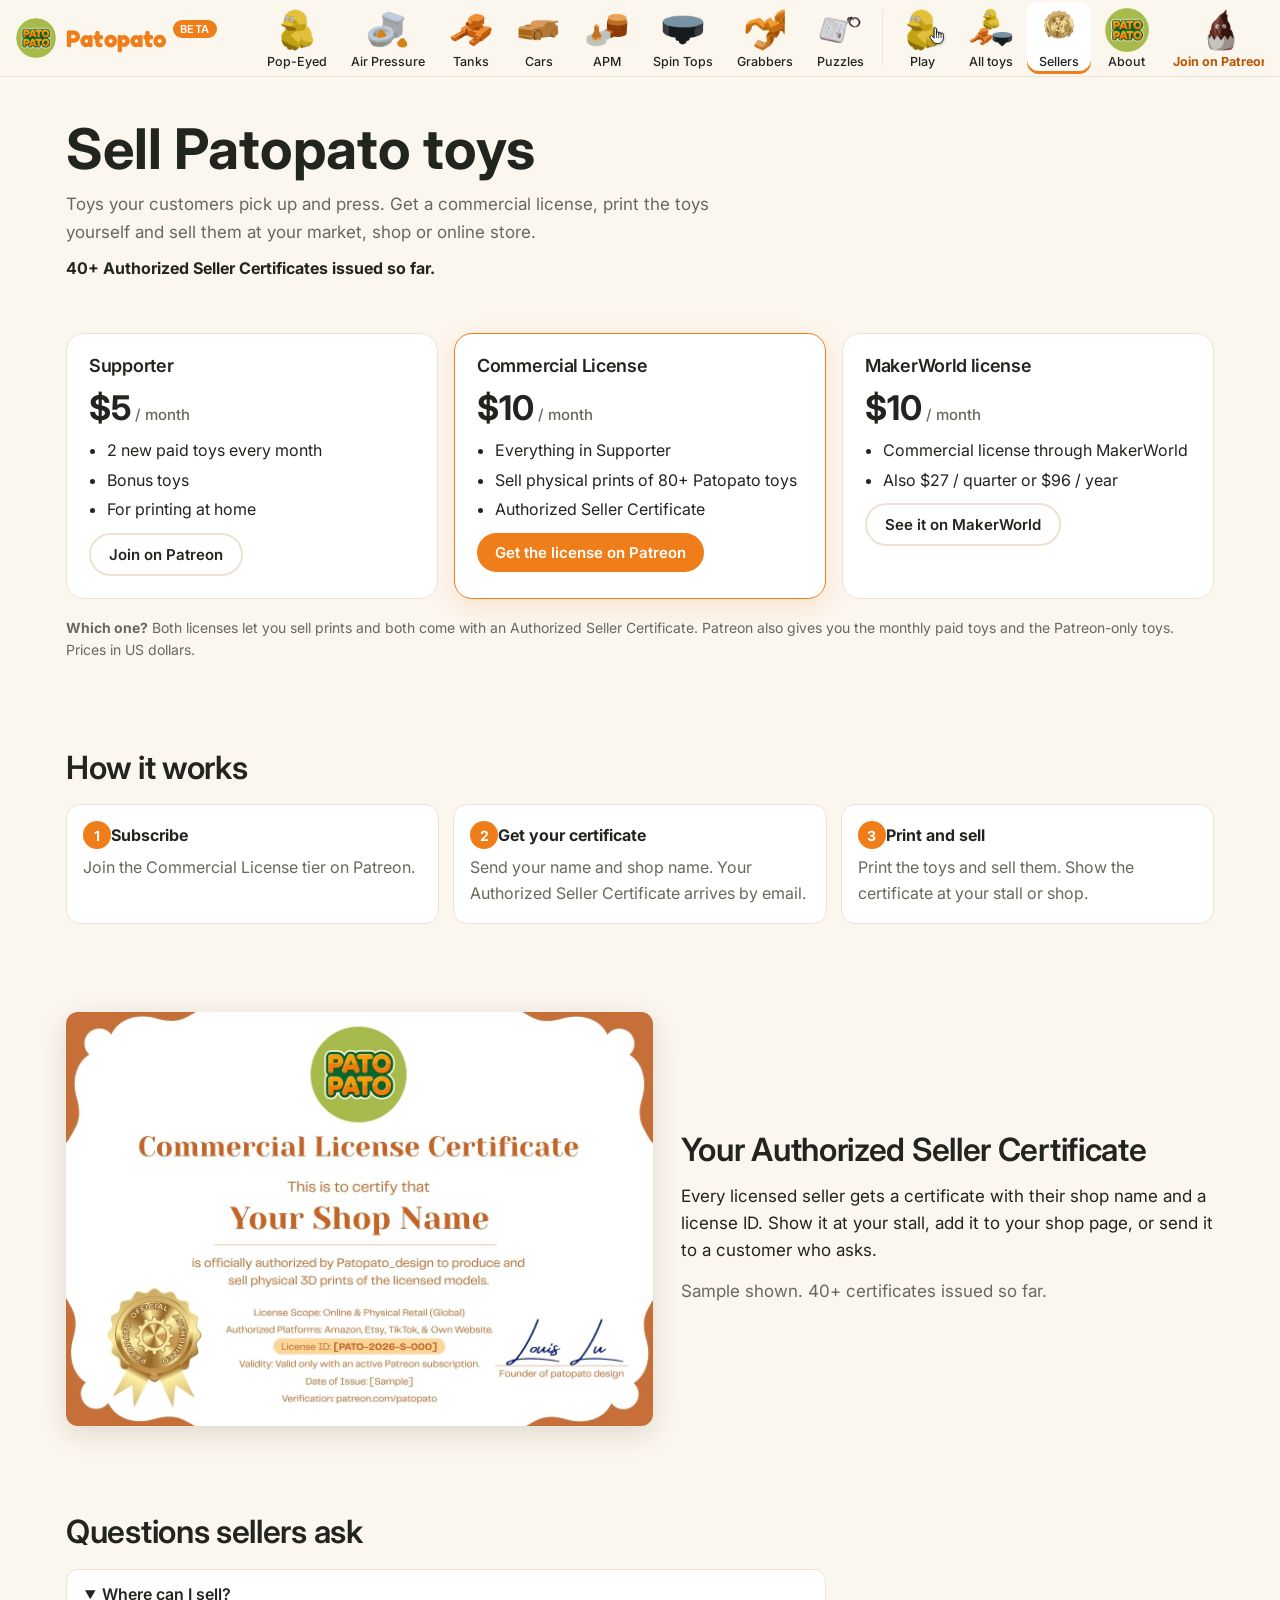
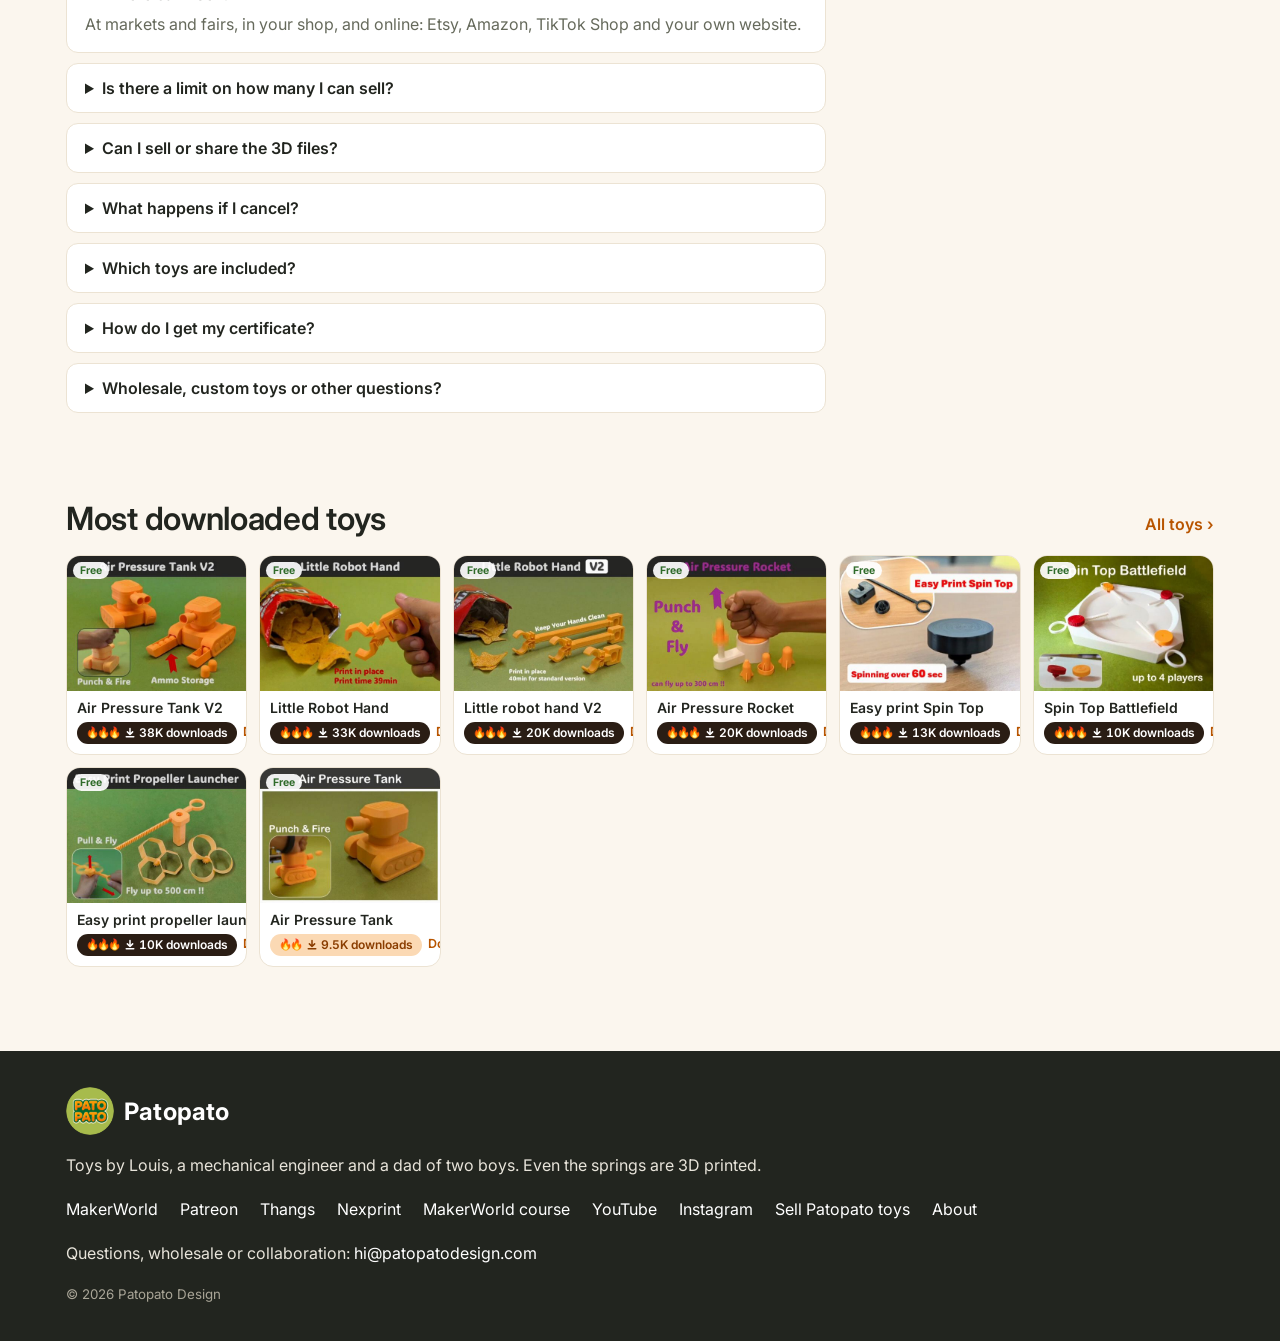
<file: sellers.html>
<!doctype html>
<html lang="en">
<head>
<meta charset="utf-8">
<meta name="viewport" content="width=device-width, initial-scale=1, viewport-fit=cover">
<title>Sell Patopato toys | Patopato</title>
<meta name="description" content="Patopato: 3D printable toys that make you go wow or haha. Pop-Eyed characters and Air Pressure launchers by Louis, an engineer dad. Even the springs are 3D printed.">
<link rel="preconnect" href="https://fonts.googleapis.com"><link rel="preconnect" href="https://fonts.gstatic.com" crossorigin>
<link rel="stylesheet" href="https://fonts.googleapis.com/css2?family=Fredoka:wght@500;600;700&family=Inter:wght@400;500;600;700&display=swap">
<link rel="stylesheet" href="style.css?v=202611271024">
<link rel="icon" type="image/png" href="img/favicon.png">
</head>
<body>
<header class="top" id="top"></header>
<main>
<div class="wrap">
<section class="page-head"><h1>Sell Patopato toys</h1><p class="muted" style="max-width:62ch;font-size:17px">Toys your customers pick up and press. Get a commercial license, print the toys yourself and sell them at your market, shop or online store.</p><p><b>40+ Authorized Seller Certificates issued so far.</b></p></section>
<section class="section">
  <div class="tiers">
    <div class="tier"><h3>Supporter</h3><div class="price">$5<small> / month</small></div><ul><li>2 new paid toys every month</li><li>Bonus toys</li><li>For printing at home</li></ul><a class="btn ghost" href="https://patopato.s.gy/web-patreon" target="_blank" rel="noopener">Join on Patreon</a></div>
    <div class="tier hi"><h3>Commercial License</h3><div class="price">$10<small> / month</small></div><ul><li>Everything in Supporter</li><li>Sell physical prints of 80+ Patopato toys</li><li>Authorized Seller Certificate</li></ul><a class="btn" href="https://patopato.s.gy/web-license" target="_blank" rel="noopener">Get the license on Patreon</a></div>
    <div class="tier"><h3>MakerWorld license</h3><div class="price">$10<small> / month</small></div><ul><li>Commercial license through MakerWorld</li><li>Also $27 / quarter or $96 / year</li></ul><a class="btn ghost" href="https://patopato.s.gy/web-mw" target="_blank" rel="noopener">See it on MakerWorld</a></div>
  </div>
  <p class="muted" style="font-size:14px"><b>Which one?</b> Both licenses let you sell prints and both come with an Authorized Seller Certificate. Patreon also gives you the monthly paid toys and the Patreon-only toys. Prices in US dollars.</p>
</section>
<section class="section">
  <h2>How it works</h2>
  <div class="steps">
    <div><b>Subscribe</b><p class="muted">Join the Commercial License tier on Patreon.</p></div>
    <div><b>Get your certificate</b><p class="muted">Send your name and shop name. Your Authorized Seller Certificate arrives by email.</p></div>
    <div><b>Print and sell</b><p class="muted">Print the toys and sell them. Show the certificate at your stall or shop.</p></div>
  </div>
</section>
<section class="section">
  <div class="cert">
    <img src="img/sample-certificate.jpg" alt="Sample Patopato Commercial License Certificate with Your Shop Name" loading="lazy">
    <div class="prose">
      <h2>Your Authorized Seller Certificate</h2>
      <p>Every licensed seller gets a certificate with their shop name and a license ID. Show it at your stall, add it to your shop page, or send it to a customer who asks.</p>
      <p class="muted">Sample shown. 40+ certificates issued so far.</p>
    </div>
  </div>
</section>
<section class="section">
  <h2>Questions sellers ask</h2>
  <div class="faq">
    <details open><summary>Where can I sell?</summary><p>At markets and fairs, in your shop, and online: Etsy, Amazon, TikTok Shop and your own website.</p></details>
    <details><summary>Is there a limit on how many I can sell?</summary><p>No limit. Print the toys yourself and sell as many as you like.</p></details>
    <details><summary>Can I sell or share the 3D files?</summary><p>No. The license covers physical prints only. Please don't sell, share or re-upload the files.</p></details>
    <details><summary>What happens if I cancel?</summary><p>The license is valid while your subscription is active. After you cancel, please stop selling new prints.</p></details>
    <details><summary>Which toys are included?</summary><p>80+ Patopato toys, including the paid toys for Patreon members. New toys are added every month.</p></details>
    <details><summary>How do I get my certificate?</summary><p>After you subscribe, send your name and shop name. Your certificate arrives by email.</p></details>
    <details><summary>Wholesale, custom toys or other questions?</summary><p>Email <a href="mailto:hi@patopatodesign.com">hi@patopatodesign.com</a>.</p></details>
  </div>
</section>
<section class="section">
  <div class="section-head"><h2>Most downloaded toys</h2><a class="more" href="toys.html">All toys ›</a></div>
  <div class="grid" id="best"></div>
</section>
</div>
</main>
<footer class="foot" id="foot"></footer>
<script src="data.js?v=202611271024"></script>
<script src="shortlinks.js?v=202611271024"></script>
<script src="app.js?v=202611271024"></script>
<!-- Cloudflare Web Analytics --><script defer src='https://static.cloudflareinsights.com/beacon.min.js' data-cf-beacon='{"token": "0ba4db92a0984b5fac8c09dc2158ef49"}'></script><!-- End Cloudflare Web Analytics -->
</body>
</html>
</file>
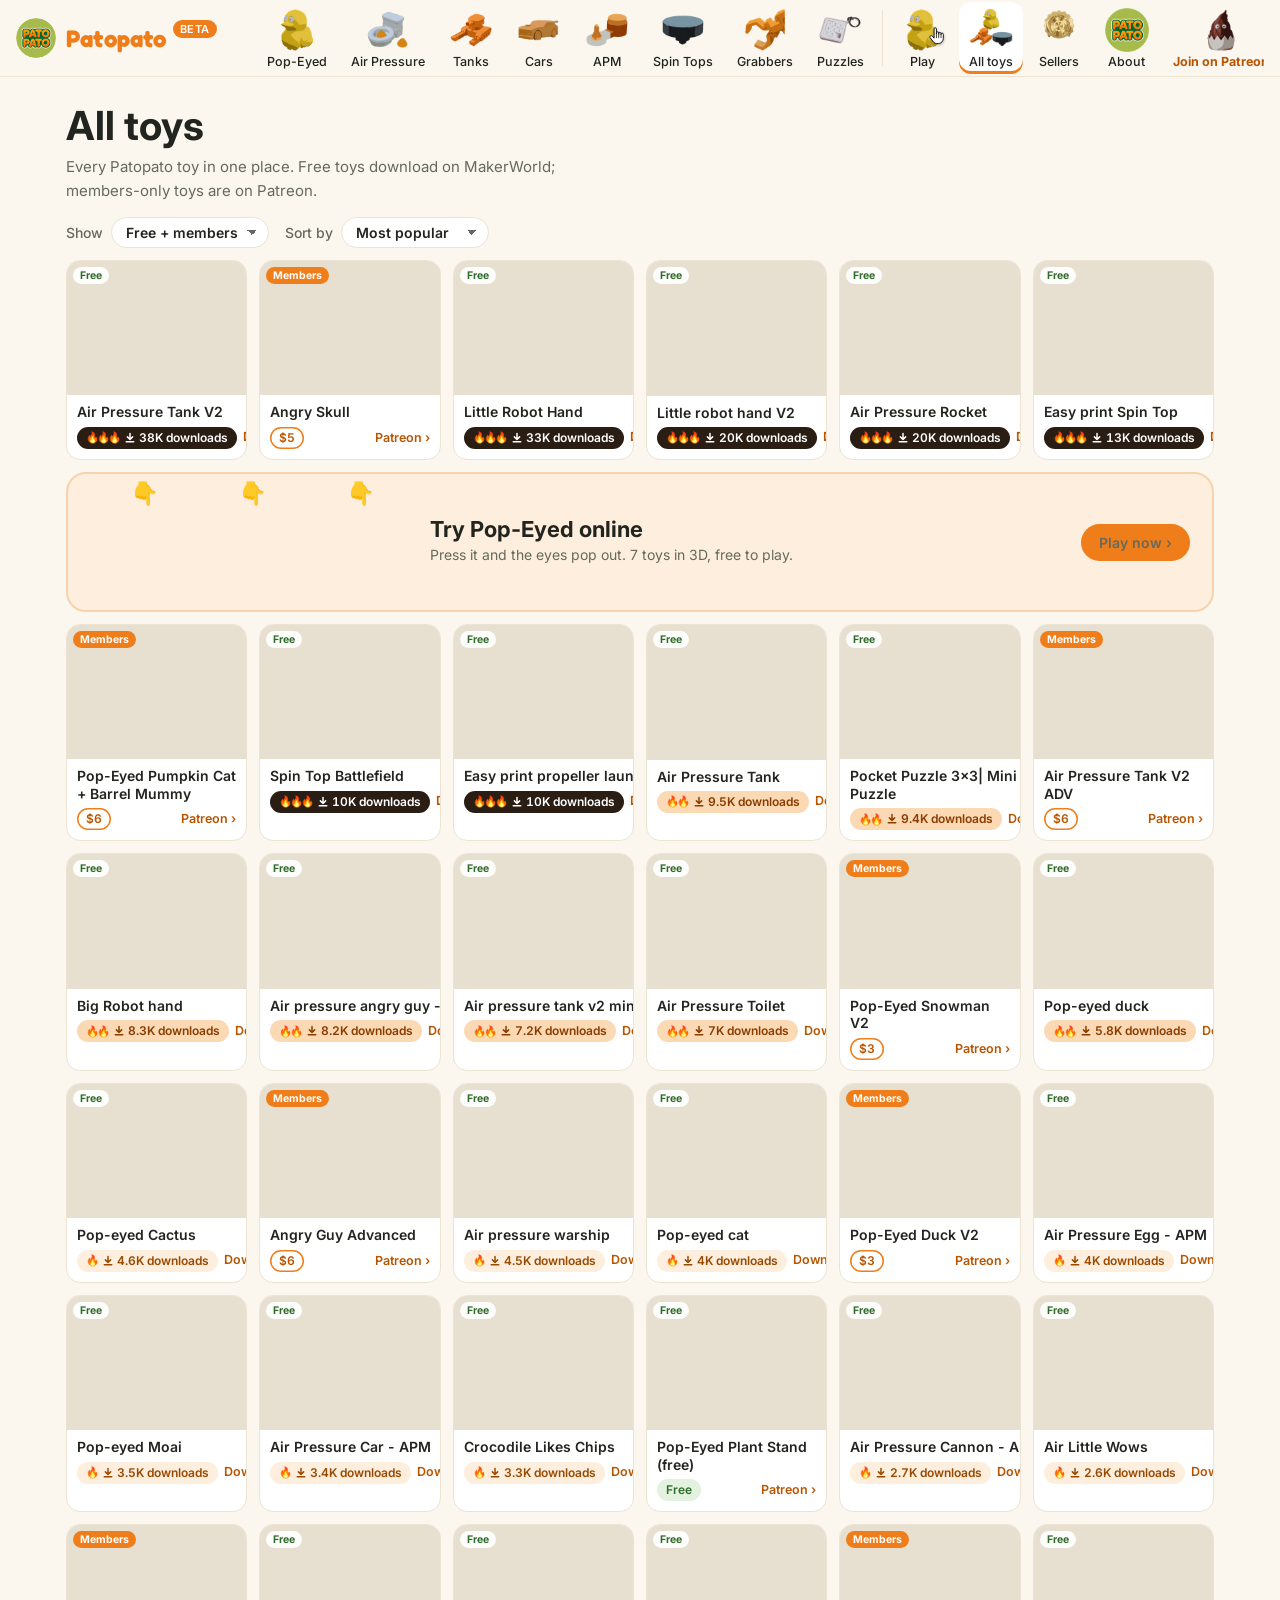
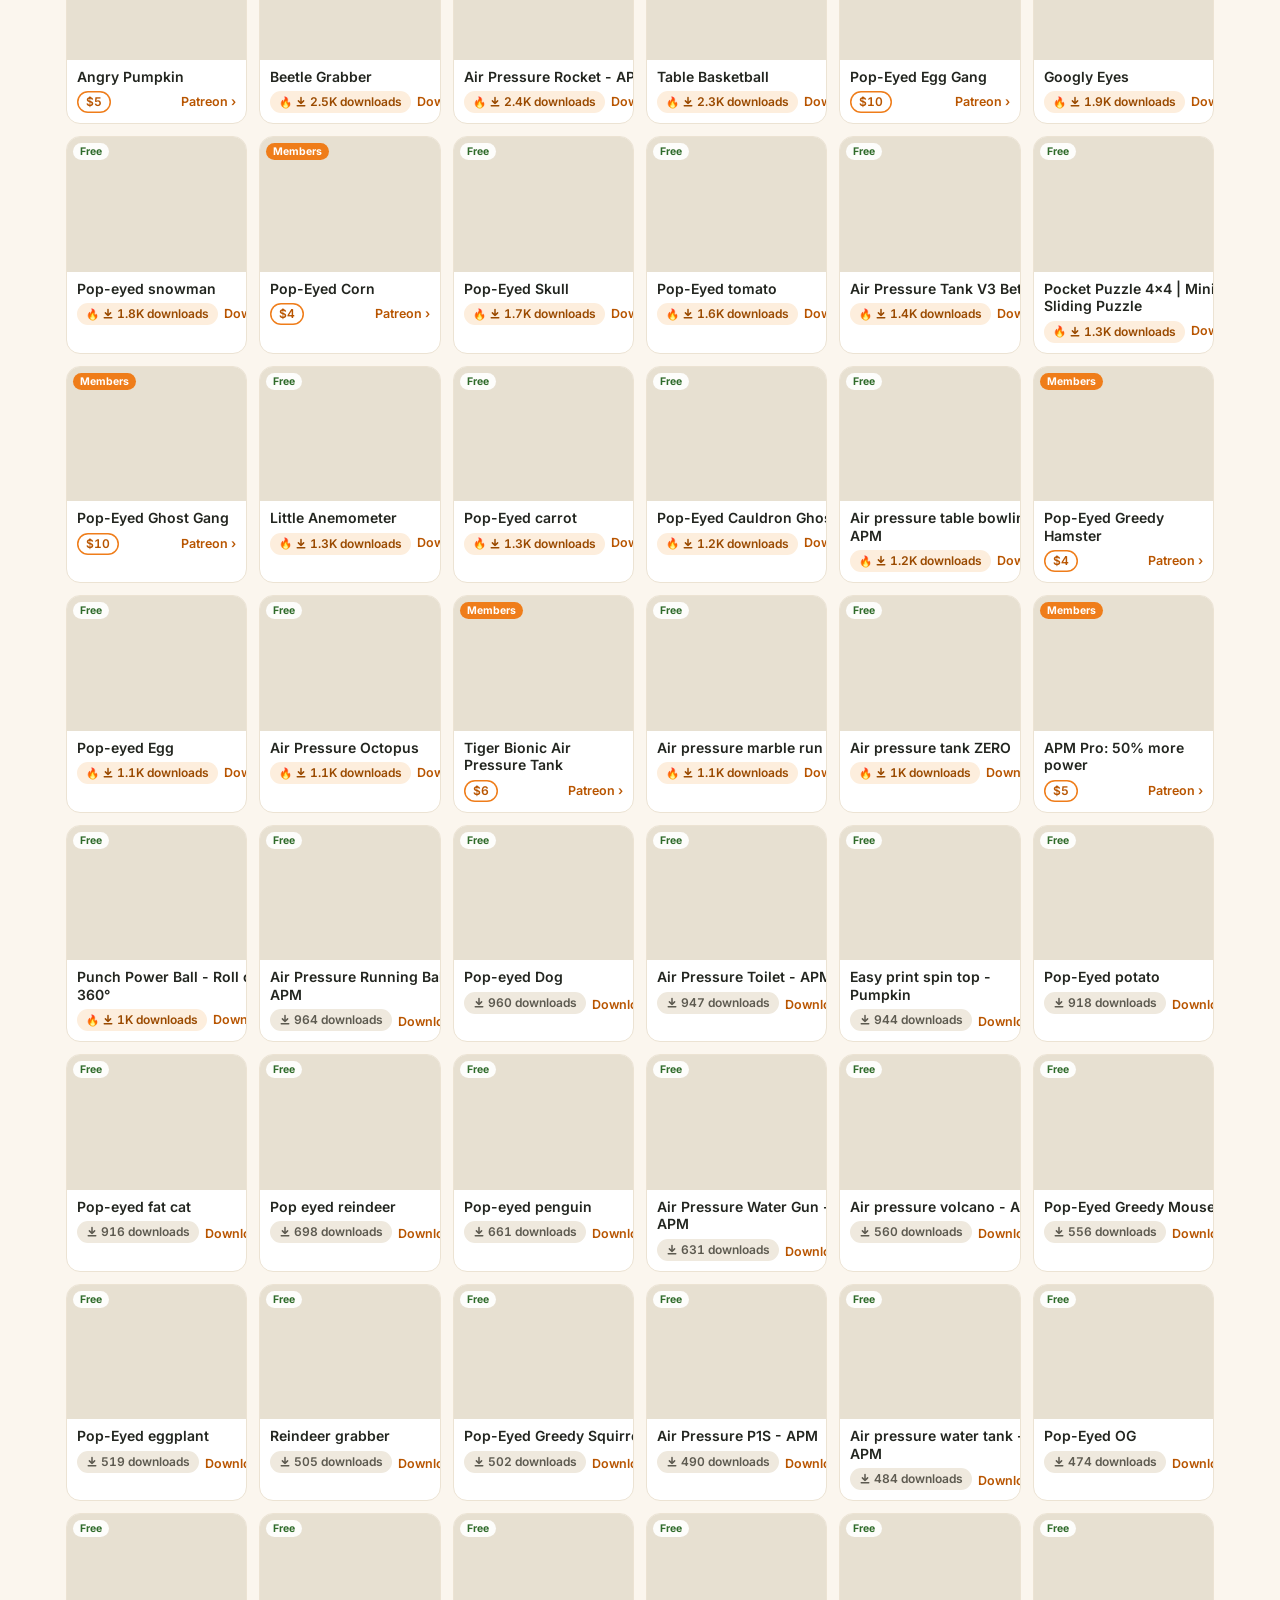
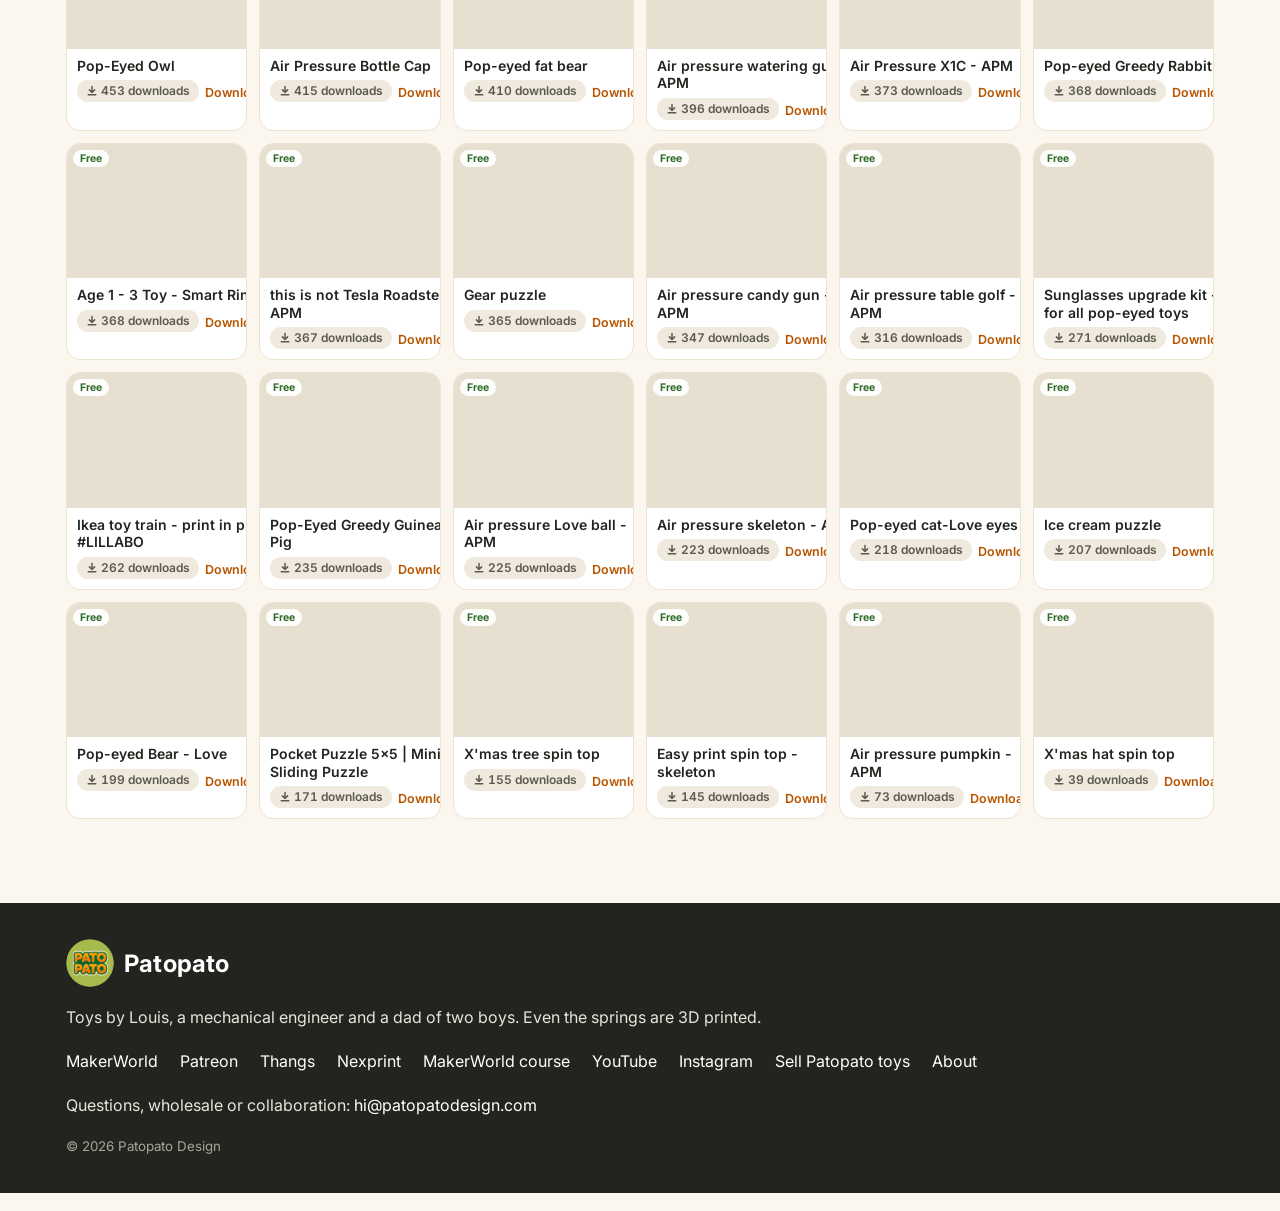
<file: toys.html>
<!doctype html>
<html lang="en">
<head>
<meta charset="utf-8">
<meta name="viewport" content="width=device-width, initial-scale=1, viewport-fit=cover">
<title>All toys | Patopato</title>
<meta name="description" content="Patopato: 3D printable toys that make you go wow or haha. Pop-Eyed characters and Air Pressure launchers by Louis, an engineer dad. Even the springs are 3D printed.">
<link rel="preconnect" href="https://fonts.googleapis.com"><link rel="preconnect" href="https://fonts.gstatic.com" crossorigin>
<link rel="stylesheet" href="https://fonts.googleapis.com/css2?family=Fredoka:wght@500;600;700&family=Inter:wght@400;500;600;700&display=swap">
<link rel="stylesheet" href="style.css?v=202611271024">
<link rel="icon" type="image/png" href="img/favicon.png">
</head>
<body>
<header class="top" id="top"></header>
<main>
<div class="wrap">
<section class="cat-head"><h1 id="cat-title"></h1><p class="muted" id="cat-desc"></p><span class="sortrow"><label class="sortbox">Show <select id="cat-show"><option value="any">Free + members</option><option value="MakerWorld">Free</option><option value="Patreon">Members only</option></select></label><label class="sortbox">Sort by <select id="cat-sort"><option value="pop">Most popular</option><option value="new">Newest</option><option value="price">Price: free first</option></select></label></span></section>
<section class="page-head"><h1 id="toys-title">All toys</h1><p class="muted" style="max-width:62ch">Every Patopato toy in one list: <b>free</b> toys on MakerWorld and <b>members-only</b> toys on Patreon. Each card links to where you can get it.</p>
<div class="hero-btns" style="justify-content:flex-start"><a class="chip" href="#all" id="show-all">All</a><a class="chip" href="#all" id="show-free">Free</a><a class="chip" href="#all" id="show-members">Members only</a></div></section>
<section class="section" style="padding-top:12px">
  <div class="tools">
    <nav class="chips" id="filters" aria-label="Filter"></nav>
    <div style="display:flex;gap:12px;flex-wrap:wrap;align-items:center">
      <input class="search" id="q" type="search" placeholder="Search toys" aria-label="Search toys">
      <label class="count">Show <select id="platform"></select></label>
      <label class="count">Sort <select id="sort"><option value="pop">Most popular</option><option value="new">Newest</option><option value="price">Price: free first</option></select></label>
      <span class="count" id="found"></span>
    </div>
  </div>
  <div class="grid" id="grid"></div>
</section>
</div>
</main>
<footer class="foot" id="foot"></footer>
<script src="data.js?v=202611271024"></script>
<script src="shortlinks.js?v=202611271024"></script>
<script src="app.js?v=202611271024"></script>
<!-- Cloudflare Web Analytics --><script defer src='https://static.cloudflareinsights.com/beacon.min.js' data-cf-beacon='{"token": "0ba4db92a0984b5fac8c09dc2158ef49"}'></script><!-- End Cloudflare Web Analytics -->
</body>
</html>
</file>
<file: style.css>
/* Patopato site — warm toy-shop palette, Fredoka for display, Inter for text */
:root{
  --bg:#fbf6ee; --surface:#ffffff; --ink:#22251f; --muted:#666a5c; --line:#ece3d3;
  --orange:#ef7d1a; --orange-ink:#b85500; --orange-soft:#fdeedd; --olive:#748a33; --olive-soft:#eef2e0;
  --stage:#e7e0d1; --dark:#22251f;
  --brand:"Fredoka",system-ui,sans-serif; --display:"Inter",system-ui,-apple-system,"Segoe UI",sans-serif; --body:"Inter",system-ui,-apple-system,"Segoe UI",sans-serif;
  color-scheme:light;
}
*{box-sizing:border-box}
html{scroll-behavior:smooth}
@media (prefers-reduced-motion:reduce){html{scroll-behavior:auto}}
body{margin:0;background:var(--bg);color:var(--ink);font-family:var(--body);font-size:16px;line-height:1.6}
img{max-width:100%;display:block}
a{color:inherit}
h1,h2,h3{font-family:var(--display);line-height:1.15;margin:0;text-wrap:balance}
h1{font-size:clamp(32px,5.5vw,56px);font-weight:700}
h2{font-size:clamp(24px,3.4vw,32px);font-weight:600}
h3{font-size:18px;font-weight:600}
p{margin:0}
.wrap{max-width:1180px;margin:0 auto;padding-left:max(16px,env(safe-area-inset-left,0px));padding-right:max(16px,env(safe-area-inset-right,0px))}
.section{padding-block:44px;display:grid;gap:18px}
.section-head{display:flex;justify-content:space-between;align-items:baseline;gap:12px;flex-wrap:wrap}
.more{font-family:var(--display);font-weight:600;color:var(--orange-ink);text-decoration:none}
.more:hover{text-decoration:underline}
.muted{color:var(--muted)}
.btn{display:inline-flex;align-items:center;gap:6px;font:600 15px var(--display);padding:10px 18px;border-radius:99px;border:0;background:var(--orange);color:#fff;text-decoration:none;cursor:pointer;white-space:nowrap}
.btn:hover{filter:brightness(1.05)}
.btn.ghost{background:transparent;color:var(--ink);border:2px solid var(--line)}
.btn.dark{background:var(--dark)}
.btn.small{font-size:13px;padding:6px 12px}
:focus-visible{outline:3px solid #2f7fb8;outline-offset:2px}

/* header */
.top{position:sticky;top:0;z-index:20;background:rgba(251,246,238,.92);backdrop-filter:blur(8px);border-bottom:1px solid var(--line)}
.top .wrap{display:flex;align-items:center;justify-content:space-between;gap:16px;min-height:64px}
.logo{font:700 24px var(--brand);color:var(--orange);text-decoration:none;letter-spacing:.2px}
.nav{display:flex;align-items:center;gap:18px;flex-wrap:wrap}
.nav a{text-decoration:none;font-family:var(--display);font-weight:500}
.nav a:not(.btn):hover{color:var(--orange-ink)}
.nav .hide-s{display:inline}
@media (max-width:720px){.nav .hide-s{display:none}.nav{gap:12px}}

/* hero with 3D gang */
.hero{padding-block:36px 8px;display:grid;gap:14px;text-align:center;justify-items:center}
.hero .sub{color:var(--muted);max-width:60ch;font-size:17px}
.gang{position:relative;width:100%;height:clamp(250px,32vw,400px);border-radius:22px;overflow:hidden;background:linear-gradient(#ece5d7,#ddd4c3);touch-action:pan-y;cursor:pointer;user-select:none;-webkit-user-select:none}
.gang canvas{display:block;width:100%;height:100%}
.gang .lab{position:absolute;transform:translate(-50%,0);font:600 13px var(--display);white-space:nowrap;pointer-events:none}
.gang .note{position:absolute;inset:0;display:grid;place-items:center;color:var(--muted);font-family:var(--display)}
.gang .note[hidden]{display:none}
.hint{font-family:var(--display);color:var(--muted);font-size:14px}

/* carousel + fixed cards */
.feature{display:grid;grid-template-columns:2.2fr 1fr;gap:14px}
@media (max-width:820px){.feature{grid-template-columns:1fr}}
.car{position:relative;border-radius:18px;overflow:hidden;background:var(--stage);min-height:260px}
.track{position:relative;height:100%}
@media (prefers-reduced-motion:reduce){.slide{transition:none}}
.slide{position:absolute;inset:0;opacity:0;visibility:hidden;transition:opacity .7s,visibility .7s;display:block;text-decoration:none;color:var(--ink)}
.slide img{width:100%;height:100%;min-height:260px;max-height:440px;object-fit:cover}
.cap{position:absolute;left:18px;bottom:34px;background:rgba(255,255,255,.95);border-radius:14px;padding:14px 16px;display:grid;gap:4px;max-width:min(78%,420px)}
.cap small{color:var(--orange-ink);font-weight:700;font-size:12px;letter-spacing:.06em;text-transform:uppercase}
.cap b{font:700 22px var(--display)}
.cap .btn{justify-self:start;margin-top:4px}
.dots{position:absolute;bottom:12px;left:0;right:0;display:flex;justify-content:center;gap:6px}
.dots button{width:8px;height:8px;border-radius:99px;border:0;background:rgba(255,255,255,.7);padding:0;cursor:pointer}
.dots button.on{width:22px;background:#fff}
.side{display:grid;gap:14px}
.card-cta{border-radius:18px;padding:22px;display:grid;gap:8px;align-content:center;text-decoration:none}
.card-cta b{font:700 21px var(--display)}
.card-cta .btn{justify-self:start;margin-top:4px}
.cta-patreon{background:var(--orange-soft);color:var(--ink)}
.cta-seller{background:var(--dark);color:#fff}
.cta-seller span{color:#d9d6cc}

/* chips */
.chips{display:flex;gap:8px;flex-wrap:wrap}
.chip{font:500 14px var(--display);padding:7px 14px;border-radius:99px;border:1.5px solid var(--line);background:var(--surface);color:var(--ink);text-decoration:none;cursor:pointer}
.chip:hover{border-color:var(--ink)}
.chip.on{background:var(--ink);color:#fff;border-color:var(--ink)}

/* season banner */
.season{display:grid;grid-template-columns:auto 1fr auto;gap:18px;align-items:center;background:#e4eee6;border-radius:18px;padding:16px}
.season img{width:120px;height:90px;object-fit:cover;border-radius:12px}
.season small{color:#3d6b45;font-weight:700;letter-spacing:.06em;text-transform:uppercase;font-size:12px}
@media (max-width:620px){.season{grid-template-columns:1fr}.season img{width:100%;height:160px}}

/* capsule machine */
.capsule{display:grid;grid-template-columns:auto 1fr;gap:28px;align-items:center;background:var(--orange-soft);border-radius:22px;padding:24px}
@media (max-width:720px){.capsule{grid-template-columns:1fr;justify-items:center}}
.machine{display:grid;justify-items:center}
.globe{width:180px;height:150px;border-radius:50% 50% 12px 12px;background:radial-gradient(circle at 35% 30%,#fff 0,#e6f0f7 60%,#cfe0ec 100%);border:5px solid var(--orange);position:relative;overflow:hidden}
.globe i{position:absolute;width:36px;height:36px;border-radius:50%;box-shadow:inset -5px -5px 0 rgba(0,0,0,.12)}
.globe.shake{animation:shake .5s}
@keyframes shake{25%{transform:rotate(-4deg)}75%{transform:rotate(4deg)}}
.mbody{width:180px;height:84px;background:var(--orange);border-radius:0 0 14px 14px;display:flex;align-items:center;justify-content:space-around}
.crank{width:56px;height:56px;border-radius:50%;border:5px solid #fff;background:var(--dark);color:#fff;font:700 12px var(--display);cursor:pointer;transition:transform .5s}
.crank.turn{transform:rotate(360deg)}
.slot{width:48px;height:30px;background:var(--dark);border-radius:8px}
.prize-area{min-height:220px;display:grid;place-items:center;text-align:center;gap:8px}
.prize{background:#fff;border-radius:16px;padding:10px;display:grid;gap:6px;width:100%;max-width:300px;text-decoration:none;box-shadow:0 8px 24px rgba(60,40,10,.12);animation:pop .45s cubic-bezier(.3,1.6,.5,1)}
.prize img{width:100%;aspect-ratio:4/3;object-fit:cover;border-radius:10px}
.prize b{font:600 16px var(--display)}
@keyframes pop{from{transform:scale(.3) translateY(30px);opacity:0}to{transform:none;opacity:1}}
@media (prefers-reduced-motion:reduce){.prize,.globe.shake{animation:none}.crank{transition:none}}
.collected{display:flex;gap:6px;flex-wrap:wrap;justify-content:center;min-height:44px}
.collected img{width:40px;height:40px;border-radius:50%;object-fit:cover;border:3px solid var(--orange)}

/* toy grid */
.grid{display:grid;grid-template-columns:repeat(auto-fill,minmax(190px,1fr));gap:16px}
@media (max-width:480px){.grid{grid-template-columns:repeat(2,minmax(0,1fr));gap:10px}}
.toy{background:var(--surface);border:1px solid var(--line);border-radius:14px;overflow:hidden;display:grid;grid-template-rows:auto 1fr;text-decoration:none;transition:transform .15s,box-shadow .15s}
.toy:hover{transform:translateY(-2px);box-shadow:0 6px 18px rgba(60,40,10,.10)}
.toy img{width:100%;aspect-ratio:4/3;object-fit:cover;background:var(--stage)}
.toy .body{padding:10px 12px 12px;display:grid;gap:6px;align-content:start}
.toy b{font:600 15px var(--display);line-height:1.25}
.meta{display:flex;gap:5px;flex-wrap:wrap;align-items:center;font-size:12.5px;color:var(--muted)}
.tag{font-size:11px;font-weight:600;padding:1px 7px;border-radius:6px;background:var(--olive-soft);color:#4f6120}
.tag.pat{background:var(--orange);color:#fff}
.go{font:600 13px var(--display);color:var(--orange-ink)}
.row{display:grid;grid-auto-flow:column;grid-auto-columns:minmax(200px,230px);gap:14px;overflow-x:auto;padding-bottom:8px;scroll-snap-type:x mandatory}
.row>*{scroll-snap-align:start}

/* news + stories */
.news{display:grid;grid-template-columns:repeat(auto-fit,minmax(220px,1fr));gap:14px}
.news a{background:var(--surface);border:1px solid var(--line);border-radius:14px;padding:16px;display:grid;gap:6px;text-decoration:none}
.news small{color:var(--muted);font-size:13px}
.news b{font:600 17px var(--display)}
.story{display:grid;grid-template-columns:1fr 1.2fr;gap:28px;align-items:center;background:var(--surface);border-radius:22px;padding:24px;border:1px solid var(--line)}
@media (max-width:720px){.story{grid-template-columns:1fr}}
.story img{border-radius:16px;width:100%;aspect-ratio:4/3;object-fit:cover}
.story blockquote{margin:0;font:500 clamp(19px,2.4vw,24px)/1.4 var(--display)}

/* page heads, sellers, about */
.page-head{padding-block:40px 8px;display:grid;gap:10px}
.tiers{display:grid;grid-template-columns:repeat(auto-fit,minmax(240px,1fr));gap:16px}
.tier{background:var(--surface);border:1.5px solid var(--line);border-radius:18px;padding:22px;display:grid;gap:10px;align-content:start}
.tier.hi{border-color:var(--orange);box-shadow:0 8px 24px rgba(239,125,26,.15)}
.tier .price{font:700 34px var(--display)}
.tier .price small{font-size:15px;color:var(--muted);font-weight:500}
.tier ul{margin:0;padding-left:1.1em;display:grid;gap:4px}
.tier .btn{justify-self:start}
.prose{max-width:62ch;display:grid;gap:14px;font-size:17px}
.steps{display:grid;grid-template-columns:repeat(auto-fit,minmax(220px,1fr));gap:14px;counter-reset:s}
.steps div{background:var(--surface);border-radius:14px;padding:16px;border:1px solid var(--line)}
.steps div::before{counter-increment:s;content:counter(s);display:inline-grid;place-items:center;width:28px;height:28px;border-radius:50%;background:var(--orange);color:#fff;font:700 14px var(--display);margin-bottom:6px}

/* toys page tools */
.tools{display:grid;gap:12px}
.search{width:100%;max-width:360px;font:inherit;padding:10px 14px;border-radius:12px;border:1.5px solid var(--line);background:var(--surface)}
.count{color:var(--muted);font-size:14px}

/* footer */
.foot{margin-top:40px;background:var(--dark);color:#e8e4da}
.foot .wrap{padding-block:36px;display:grid;gap:18px}
.foot .links{display:flex;gap:10px 22px;flex-wrap:wrap}
.foot a{color:#fff;text-decoration:none;font-family:var(--display)}
.foot a:hover{text-decoration:underline}
.foot small{color:#a9a597}
#prize{width:100%;display:grid;justify-items:center}
@media (max-width:600px){.gang{height:340px}.nav a{font-size:14px}.top .wrap{flex-wrap:wrap;padding-block:6px}}
.slide.on{position:relative;opacity:1;visibility:visible}
@media (max-width:600px){.gang .lab{font-size:11px}}

/* catalog-first homepage */
.eyebrow{font:600 13px var(--display);letter-spacing:.12em;text-transform:uppercase;color:var(--olive)}
.hero-cat{padding-block:48px 12px}
.hero-cat h1{max-width:18ch}
.stats{list-style:none;margin:6px 0 0;padding:0;display:flex;flex-wrap:wrap;justify-content:center;gap:10px 28px}
.stats li{display:grid;justify-items:center}
.stats b{font:700 clamp(26px,3.6vw,36px)/1.1 var(--display);color:var(--orange-ink);font-variant-numeric:tabular-nums}
.stats li>span{color:var(--muted);font-size:14px}
.bigsearch{display:flex;gap:8px;width:100%;max-width:560px;margin-top:6px}
.bigsearch input{flex:1;min-width:0;font:inherit;font-size:17px;padding:12px 16px;border-radius:99px;border:2px solid var(--line);background:var(--surface)}
.bigsearch input:focus{border-color:var(--orange);outline:none}
.hero-btns{display:flex;gap:10px;flex-wrap:wrap;justify-content:center}
.stat-note{font-size:12.5px}
.tiles{display:grid;grid-template-columns:repeat(5,minmax(0,1fr));gap:14px}
@media (max-width:900px){.tiles{grid-template-columns:repeat(2,minmax(0,1fr))}.tiles .tile:last-child{grid-column:1/-1}}
.tile{position:relative;border-radius:16px;overflow:hidden;text-decoration:none;background:var(--surface);border:1px solid var(--line);display:grid;grid-template-rows:auto 1fr;transition:transform .15s}
.tile:hover{transform:translateY(-2px)}
.tile img{width:100%;aspect-ratio:16/10;object-fit:cover}
.tile div{padding:12px 14px;display:grid;gap:2px}
.tile b{font:600 19px var(--display)}
.tile span{color:var(--muted);font-size:14px}
.tile small{font:600 13px var(--display);color:var(--orange-ink);margin-top:4px}
.pay{display:grid;grid-template-columns:1fr 1fr;gap:14px}
@media (max-width:720px){.pay{grid-template-columns:1fr}}
.platforms{display:grid;grid-template-columns:repeat(auto-fill,minmax(160px,1fr));gap:12px}
.platforms a{background:var(--surface);border:1px solid var(--line);border-radius:14px;padding:14px 16px;text-decoration:none;display:grid;gap:2px}
.platforms a:hover{border-color:var(--ink)}
.platforms b{font:600 17px var(--display)}
.platforms span{color:var(--muted);font-size:13.5px}
.toys-tools select{font:inherit}

/* Louis 11/26: rounded font felt cartoonish to read. Fredoka now only for the logo and the main headline. */
.hero h1{font-family:var(--brand);font-weight:600;letter-spacing:-.5px}
h2,h3{letter-spacing:-.3px}

/* seller page: certificate + FAQ */
.cert{display:grid;grid-template-columns:1.1fr 1fr;gap:28px;align-items:center}
@media (max-width:760px){.cert{grid-template-columns:1fr}}
.cert img{width:100%;border-radius:12px;box-shadow:0 8px 28px rgba(60,40,10,.14)}
.faq{display:grid;gap:10px;max-width:760px}
.faq details{background:var(--surface);border:1px solid var(--line);border-radius:12px;padding:14px 18px}
.faq summary{font:600 16px var(--display);cursor:pointer}
.faq details p{margin-top:8px;color:var(--muted)}

.logo{display:inline-flex;align-items:center;gap:10px}
.logo img{border-radius:50%;flex:0 0 auto}

/* Apple-style category strip */
.catstrip{display:flex;gap:6px;justify-content:center;overflow-x:auto;padding-block:18px 6px;scrollbar-width:none}
.catstrip::-webkit-scrollbar{display:none}
.cat{flex:0 0 auto;width:104px;display:grid;justify-items:center;gap:8px;text-decoration:none;color:var(--ink);font:500 13.5px var(--display);padding:8px 4px;border-radius:14px;transition:background .15s}
.cat:hover,.cat.on{background:#fff}
.cat .ico{width:72px;height:72px;border-radius:20px;background:#f1eadd;display:grid;place-items:center;transition:transform .2s}
.cat:hover .ico{transform:translateY(-3px)}
.cat svg{width:50px;height:50px}
@media (max-width:760px){.catstrip{justify-content:flex-start}.cat{width:84px;font-size:12.5px}.cat .ico{width:60px;height:60px;border-radius:16px}.cat svg{width:42px;height:42px}}

/* top bar with picture tabs */
.top .topbar{display:grid;grid-template-columns:auto 1fr auto;align-items:center;gap:16px;min-height:76px}
.tabs{display:flex;justify-content:center;gap:4px;overflow-x:auto;scrollbar-width:none}
.tabs::-webkit-scrollbar{display:none}
.tab{flex:0 0 auto;display:grid;justify-items:center;gap:2px;padding:6px 10px 5px;border-radius:12px;text-decoration:none;font:500 12.5px var(--display);color:var(--ink);transition:background .15s}
.tab img{width:44px;height:44px;object-fit:contain;transition:transform .2s}
.tab:hover{background:#fff}.tab:hover img{transform:translateY(-2px) scale(1.06)}
.tab.on{background:#fff;box-shadow:inset 0 -3px 0 var(--orange)}
@media (max-width:1180px){.top .topbar{grid-template-columns:auto minmax(0,1fr);grid-template-areas:"logo side" "tabs tabs";row-gap:0;padding-block:6px}.topbar .logo{grid-area:logo}.topbar .side-tabs{grid-area:side;justify-content:flex-end}.topbar .tabs:not(.side-tabs){grid-area:tabs;justify-content:flex-start}}
@media (max-width:600px){.tab img{width:38px;height:38px}.tab{font-size:11.5px;padding:4px 8px}}

.side-tabs{border-left:1px solid var(--line);padding-left:8px;min-width:0}
.tab.pat span{color:var(--orange-ink);font-weight:700}
.tab.pat img{filter:drop-shadow(0 0 0 transparent)}
@media (max-width:1180px){.side-tabs{border-left:0;padding-left:0}}
@media (max-width:600px){.topbar .logo{font-size:0;gap:0}.topbar .logo img{width:36px;height:36px}}
@media (max-width:600px){.topbar .tabdiv{display:none}}

/* one evenly spread row of tabs (Louis 11/26) */
.top .topbar{grid-template-columns:auto minmax(0,1fr)!important;grid-template-areas:none!important}
.topbar .tabs{justify-content:space-between;grid-area:auto!important;padding-left:24px}
.topbar .tab{flex:1 1 0;max-width:120px;min-width:76px}
.tabdiv{flex:0 0 1px;align-self:stretch;margin:8px 4px;background:var(--line)}
@media (max-width:1180px){.topbar .tabs{justify-content:flex-start;padding-left:8px}.topbar .tab{flex:0 0 auto}}
.tab span{white-space:nowrap}.topbar .tab{min-width:max-content}

/* platform icon row */
.pfrow{display:flex;flex-wrap:wrap;justify-content:center;gap:10px 6px}
.pfrow a{flex:0 0 auto;width:96px;display:grid;justify-items:center;gap:8px;text-decoration:none;color:var(--ink);padding:8px 4px;border-radius:14px;transition:background .15s}
.pfrow a:hover{background:#fff}
.pfi{position:relative;width:60px;height:60px;border-radius:16px;background:#fff;border:1px solid var(--line);display:grid;place-items:center;transition:transform .2s}
.pfrow a:hover .pfi{transform:translateY(-3px)}
.pfi img,.pfi svg{width:36px;height:36px;object-fit:contain;border-radius:8px}
.pfi i{position:absolute;bottom:-6px;right:-8px;font:700 9px var(--display);font-style:normal;background:var(--orange);color:#fff;padding:1px 5px;border-radius:99px}
.pfrow b{font:500 13px var(--display);white-space:nowrap}
.topbar .logo,.topbar .tabs{grid-area:auto!important}

.tag.free{background:#e3f1df;color:#2f6b2a}

.top .wrap.topbar{max-width:1480px}

/* compact toy cards + category view (Louis 11/26) */
.toy .pic{position:relative;display:block}
.toy .badge{position:absolute;top:6px;left:6px;font:700 10.5px var(--display);font-style:normal;padding:2px 7px;border-radius:99px;background:rgba(255,255,255,.92);color:#2f6b2a}
.toy .badge.pat{background:var(--orange);color:#fff}
.toy .body{padding:8px 10px 10px;gap:2px}
.toy b{font-size:14px;display:-webkit-box;-webkit-line-clamp:2;-webkit-box-orient:vertical;overflow:hidden}
.toy .go{font-size:12.5px}
.grid{grid-template-columns:repeat(auto-fill,minmax(170px,1fr));gap:12px}
@media (max-width:480px){.grid{grid-template-columns:repeat(2,minmax(0,1fr));gap:8px}.toy .body{padding:6px 8px 8px}.toy b{font-size:13px}}
.cat-view .page-head,.cat-view .tools{display:none}
.cat-view main .section{padding-top:16px}

.cat-head{display:none;padding-block:26px 0;gap:6px}
.cat-view .cat-head{display:grid}
.cat-head h1{font-size:clamp(28px,4vw,40px)}
.cat-head p{max-width:62ch;font-size:15px}
.cat-view main .section{padding-top:14px}

.toy .line{display:flex;justify-content:space-between;align-items:baseline;gap:6px;font-size:12.5px}
.toy .val{color:var(--muted);font-variant-numeric:tabular-nums;white-space:nowrap}
.toy .line .go{white-space:nowrap}
.toy{min-width:0}.toy .body{min-width:0}.toy b{overflow-wrap:anywhere}@media (max-width:480px){.toy .line .go{display:none}}

/* capsule pills on cards (Louis 11/27) */
.pill{display:inline-flex;align-items:center;gap:3px;padding:2px 9px;border-radius:999px;font:600 12px var(--display);font-variant-numeric:tabular-nums;white-space:nowrap;line-height:1.5}
.pill .fire{font-size:10.5px;letter-spacing:-2px;margin-right:2px}
.pill.heat0{background:#efe9de;color:#5d5a50}
.pill.heat1{background:#fdeedd;color:#9a4a00}
.pill.heat2{background:#fbd9b4;color:#8a3d00}
.pill.heat3{background:#ef7d1a;color:#fff}
.pill.free{background:#e3f1df;color:#2f6b2a}
.pill.price{background:#fff;color:#b85500;box-shadow:inset 0 0 0 1.5px #ef7d1a}
.toy .line{margin-top:4px}
@media (max-width:480px){.pill .word{display:none}}

.sortbox{display:inline-flex;align-items:center;gap:8px;font:500 14px var(--display);color:var(--muted);margin-top:4px;justify-self:start}
.sortbox select{font:600 14px var(--display);color:var(--ink);background:#fff;border:1.5px solid var(--line);border-radius:999px;padding:6px 30px 6px 14px;appearance:none;background-image:linear-gradient(45deg,transparent 50%,#666 50%),linear-gradient(135deg,#666 50%,transparent 50%);background-position:calc(100% - 16px) 50%,calc(100% - 11px) 50%;background-size:5px 5px;background-repeat:no-repeat}

.pill .dlico{width:12px;height:12px;flex:0 0 auto}

/* 3-flame pill: dark base so the flames stand out (Louis 11/27) */
.pill.heat3{background:#2a1d14;color:#fff}
.pill .fire{filter:saturate(1.3)}
.sortrow{display:flex;flex-wrap:wrap;gap:8px 16px;margin-top:4px}

/* phones with large text settings: never let the page get wider than the screen (Louis 11/27) */
html,body{overflow-x:clip;max-width:100%}
h1,h2,.sub,.stats li{overflow-wrap:anywhere}
.hero-btns .btn{white-space:normal;text-align:center}
.bigsearch .btn{flex:0 0 auto}
@media (max-width:480px){.stats{gap:8px 18px}.stats b{font-size:26px}.hero-cat h1{font-size:30px}}
.hero,.section,.page-head,.cat-head{grid-template-columns:minmax(0,1fr)}
.hero-cat h1,.hero .sub{max-width:min(18ch,100%)}
.hero .sub{max-width:min(60ch,100%)}
.logo .beta{font:600 11px Inter,system-ui,sans-serif;letter-spacing:.5px;text-transform:uppercase;color:#fff;background:var(--orange);border-radius:999px;padding:2px 7px;margin-left:-4px;align-self:flex-start;margin-top:2px}
/* play page (Louis 11/27) */
.play{display:grid;grid-template-columns:minmax(0,1fr) 220px;gap:18px;align-items:start}
.stage{position:relative;height:min(62vh,560px);background:radial-gradient(ellipse at 50% 40%,#fff 0%,var(--orange-soft) 100%);border-radius:24px;overflow:hidden;touch-action:none;user-select:none;-webkit-user-select:none;cursor:grab}
.stage canvas{display:block;width:100%;height:100%}
.stage .note{position:absolute;inset:0;display:grid;place-items:center;font:600 16px var(--display);color:var(--orange-ink)}
.popcount{position:absolute;right:14px;top:12px;font:600 14px var(--display);background:#fff;border-radius:99px;padding:6px 12px;box-shadow:0 2px 8px rgba(0,0,0,.08)}
.popcount b{display:inline-block;color:var(--orange-ink)}
.popcount b.bump{animation:bump .25s}
@keyframes bump{50%{transform:scale(1.5)}}
.toast{position:absolute;left:50%;top:16px;transform:translate(-50%,-20px);opacity:0;transition:.25s;font:700 16px var(--display);background:var(--orange);color:#fff;border-radius:99px;padding:8px 16px;white-space:nowrap;pointer-events:none}
.toast.show{opacity:1;transform:translate(-50%,0)}
.toast.big{font-size:20px;padding:12px 22px;top:40%}
.confetti{position:absolute;inset:0;pointer-events:none;overflow:hidden}
.confetti i{position:absolute;top:-12px;width:9px;height:14px;border-radius:2px;animation:fall 1.8s ease-in forwards}
@keyframes fall{to{top:110%;opacity:.6}}
.play-info{display:flex;align-items:center;justify-content:space-between;gap:12px;margin-top:12px;flex-wrap:wrap}
.play-info b{font:700 20px var(--display)}
.picker{display:grid;grid-template-columns:1fr 1fr;gap:10px}
.picker button{display:flex;flex-direction:column;align-items:center;gap:4px;border:2px solid var(--line);background:#fff;border-radius:16px;padding:6px;cursor:pointer;font:600 13px var(--display);color:var(--ink)}
.picker button img{width:100%;aspect-ratio:1;object-fit:cover;border-radius:10px}
.picker button.on{border-color:var(--orange);background:var(--orange-soft)}
@media (max-width:760px){.play{grid-template-columns:minmax(0,1fr)}.stage{height:58vh}.picker{grid-template-columns:repeat(7,minmax(64px,1fr));overflow-x:auto}.picker button{font-size:11px;padding:4px}}
/* play banner (homepage + toy grid) */
.play-banner{display:flex;align-items:center;gap:16px;background:var(--orange-soft);border-radius:20px;padding:14px 18px;text-decoration:none;color:var(--ink)}
.play-banner img{width:84px;height:84px;object-fit:cover;border-radius:14px;flex:0 0 auto}
.play-banner b{display:block;font:700 19px var(--display)}
.play-banner span{color:var(--muted,#666);font-size:14px}
.play-banner .btn{margin-left:auto}
.grid .play-banner{grid-column:1/-1}
@media (max-width:560px){.play-banner .btn{display:none}.play-banner img{width:64px;height:64px}}
.stage .note[hidden]{display:none}
@media (max-width:760px){.play-main{display:contents}.stage{order:1;height:46vh}.picker{order:2}.play-info{order:3;margin-top:0}}
/* v2 (Louis 11/27): rendered thumbs, press-me bubble, banner that shows what happens */
.picker button img{object-fit:contain;background:var(--orange-soft)}
.bubble{position:absolute;left:50%;top:14%;transform:translateX(-50%);background:#fff;color:var(--orange-ink);font:700 16px var(--display);padding:9px 16px;border-radius:16px;box-shadow:0 4px 14px rgba(0,0,0,.12);pointer-events:none;white-space:nowrap;animation:hop 1.2s ease-in-out infinite;z-index:2}
.bubble::after{content:"";position:absolute;left:50%;bottom:-8px;margin-left:-8px;border:8px solid transparent;border-bottom:0;border-top-color:#fff}
.bubble[hidden]{display:none}
@keyframes hop{50%{transform:translate(-50%,-6px)}}
.play-banner{padding:16px 22px;gap:20px;border:2px solid #f6d3ac}
.play-banner .demos{display:flex;gap:4px;flex:0 0 auto}
.play-banner .demo{position:relative;width:104px;height:104px;display:block}
.play-banner .demo img{position:absolute;inset:0;width:100%;height:100%;object-fit:contain;border-radius:0;background:none}
.play-banner .demo img.pop{opacity:0;animation:popshow 2.4s infinite}
.play-banner .demo i{position:absolute;left:50%;top:-14px;margin-left:-11px;font-style:normal;font-size:22px;animation:pressf 2.4s infinite}
.play-banner .d1 img.pop,.play-banner .d1 i{animation-delay:.8s}
.play-banner .d2 img.pop,.play-banner .d2 i{animation-delay:1.6s}
@keyframes popshow{0%,22%{opacity:0}26%,60%{opacity:1}64%,100%{opacity:0}}
@keyframes pressf{0%,10%{transform:translateY(-6px);opacity:0}16%{opacity:1}24%,60%{transform:translateY(4px);opacity:1}68%,100%{transform:translateY(-6px);opacity:0}}
.play-banner b{font-size:22px}
@media (max-width:760px){.play-banner .d1,.play-banner .d2{display:none}}
@media (max-width:560px){.play-banner{padding:12px 14px;gap:12px}.play-banner .demo{width:84px;height:84px}.play-banner b{font-size:18px}}
@media (prefers-reduced-motion:reduce){.play-banner .demo img.pop,.play-banner .demo i,.bubble{animation:none}}
/* Play tab: little hand cursor on the icon so it reads as "you can play" (Louis 11/27) */
.tab.playtab{position:relative}
.tab.playtab::after{content:"";position:absolute;left:50%;top:22px;margin-left:6px;width:16px;height:24px;background:url(img/cursor-hand.svg) no-repeat center/contain;filter:drop-shadow(0 1px 1.5px rgba(0,0,0,.35));animation:tap 1.6s ease-in-out infinite}
.tab.playtab.arrow::after{background-image:url(img/cursor-arrow.svg);width:13px;height:20px}
@keyframes tap{0%,100%{transform:translate(0,0)}50%{transform:translate(-3px,-4px)}}
@media (prefers-reduced-motion:reduce){.tab.playtab::after{animation:none}}
/* fix (Louis 11/27): normal and popped pictures overlapped -> swap instantly, hide the normal one while popped */
.play-banner .demo img.pop{animation:popshow 2.4s step-end infinite}
.play-banner .demo img:not(.pop){animation:baseshow 2.4s step-end infinite}
.play-banner .d1 img:not(.pop){animation-delay:.8s}
.play-banner .d2 img:not(.pop){animation-delay:1.6s}
@keyframes popshow{0%{opacity:0}25%{opacity:1}62%{opacity:0}}
@keyframes baseshow{0%{opacity:1}25%{opacity:0}62%{opacity:1}}
@media (prefers-reduced-motion:reduce){.play-banner .demo img{animation:none}}
.play-banner .d1 img,.play-banner .d1 i{animation-delay:-1.6s}
.play-banner .d2 img,.play-banner .d2 i{animation-delay:-.8s}
/* banner timing, final */
.play-banner .demo img.pop{animation:popshow 2.4s step-end infinite}
.play-banner .demo img:not(.pop){animation:baseshow 2.4s step-end infinite}
.play-banner .demo i{animation:pressf 2.4s infinite}
.play-banner .demo.d1 img.pop,.play-banner .demo.d1 img:not(.pop),.play-banner .demo.d1 i{animation-delay:-1.6s}
.play-banner .demo.d2 img.pop,.play-banner .demo.d2 img:not(.pop),.play-banner .demo.d2 i{animation-delay:-.8s}
</file>
